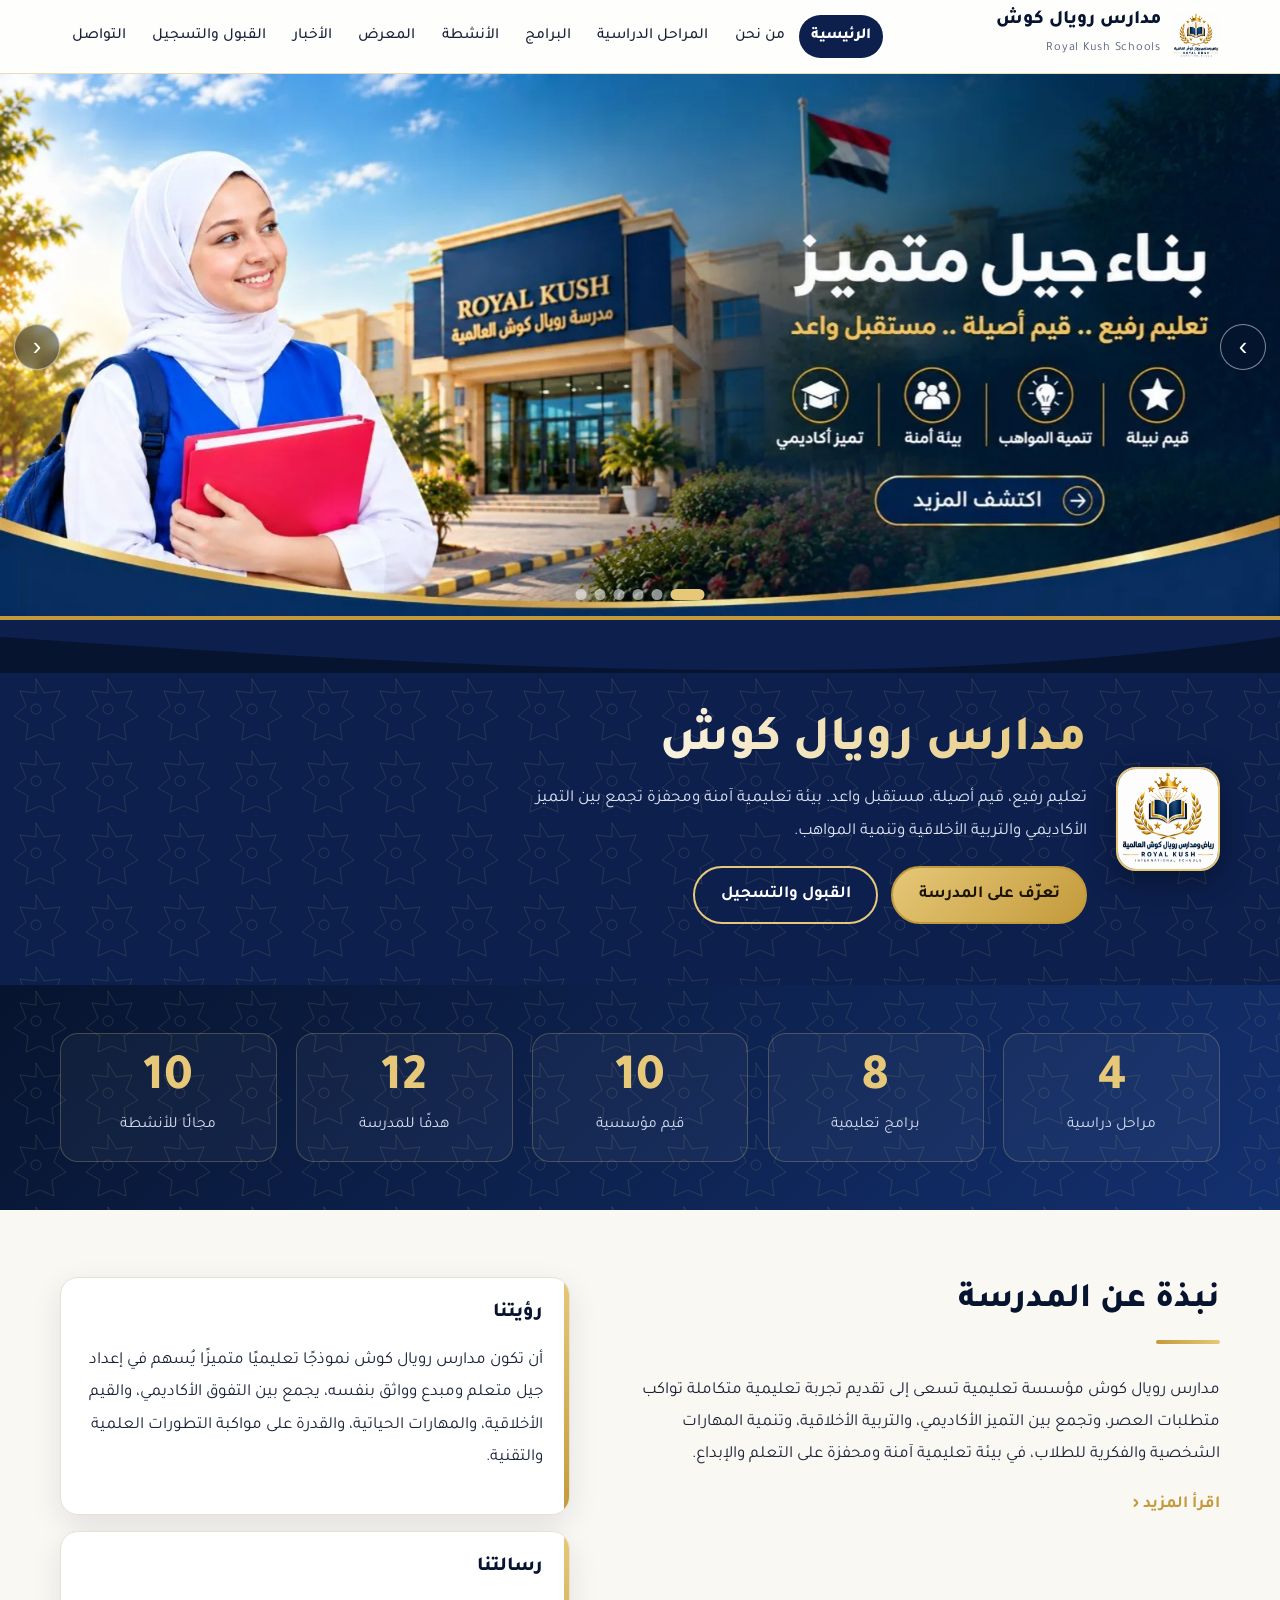
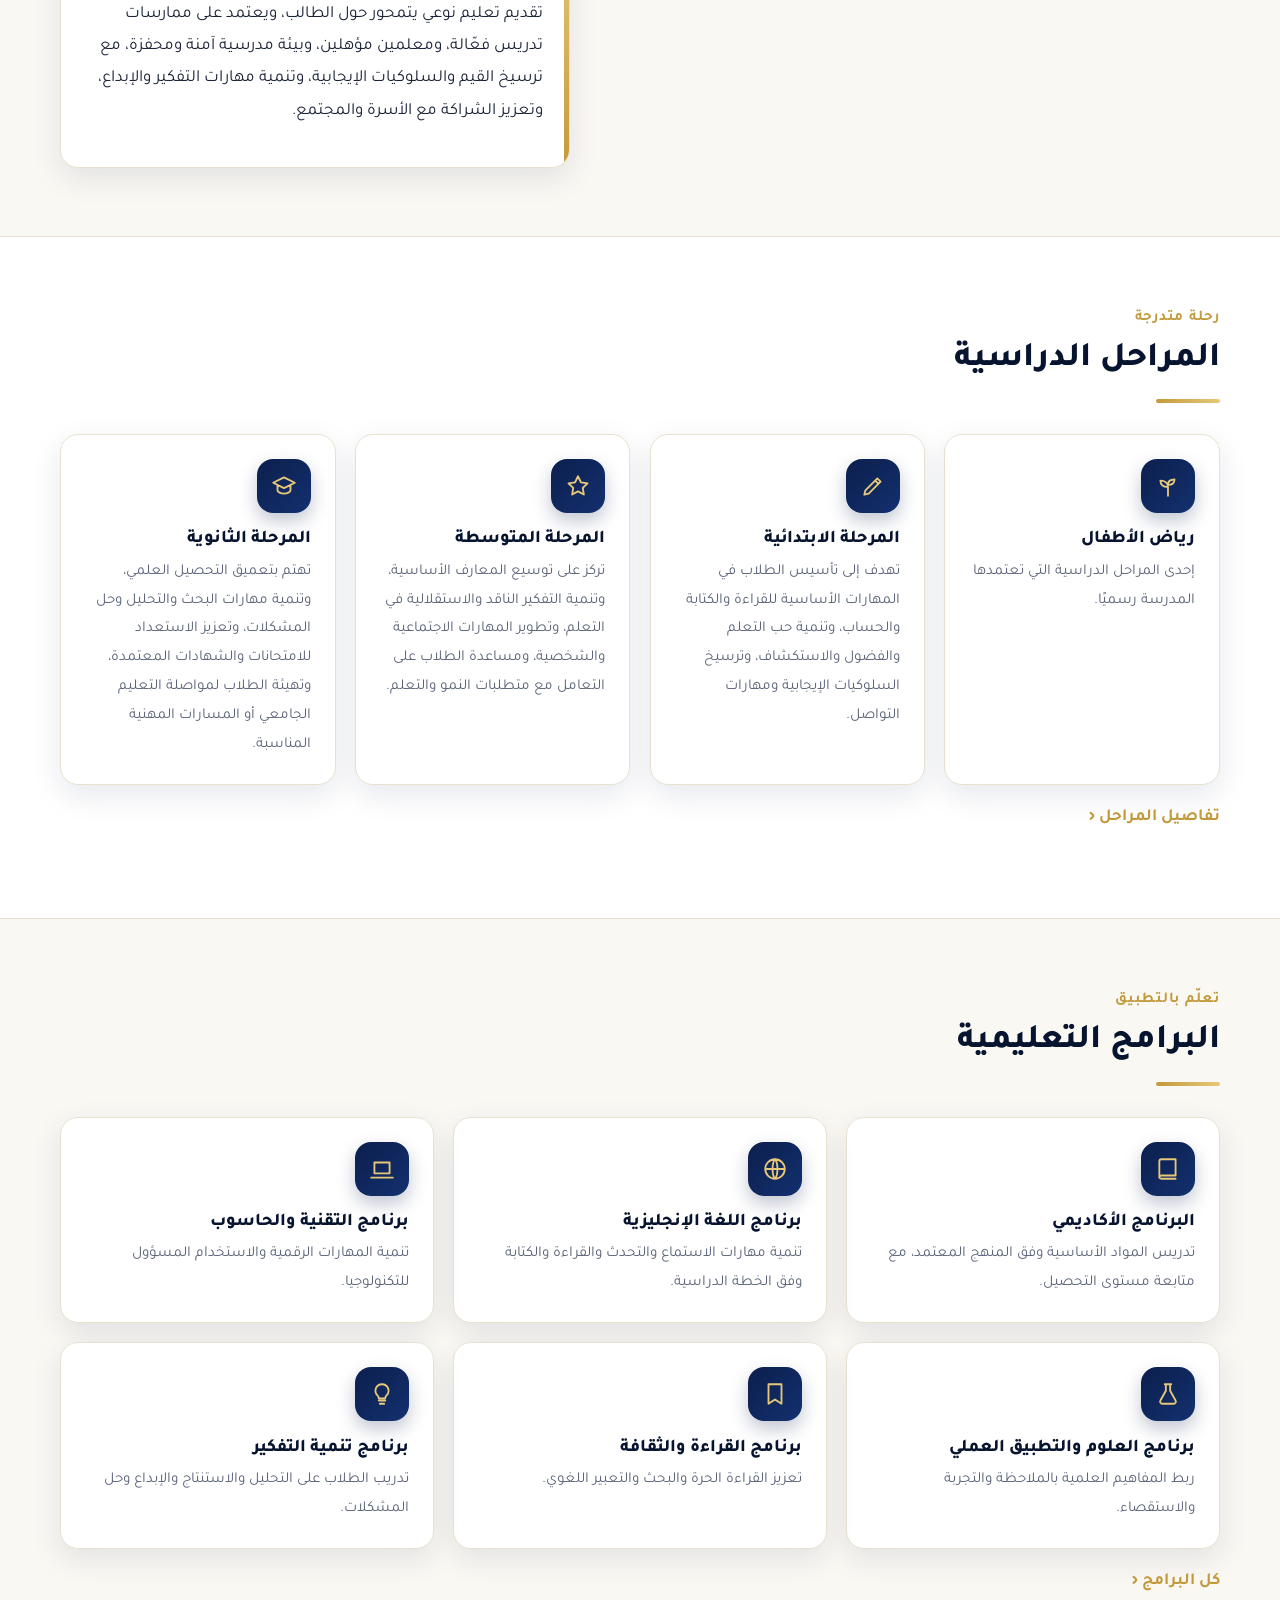
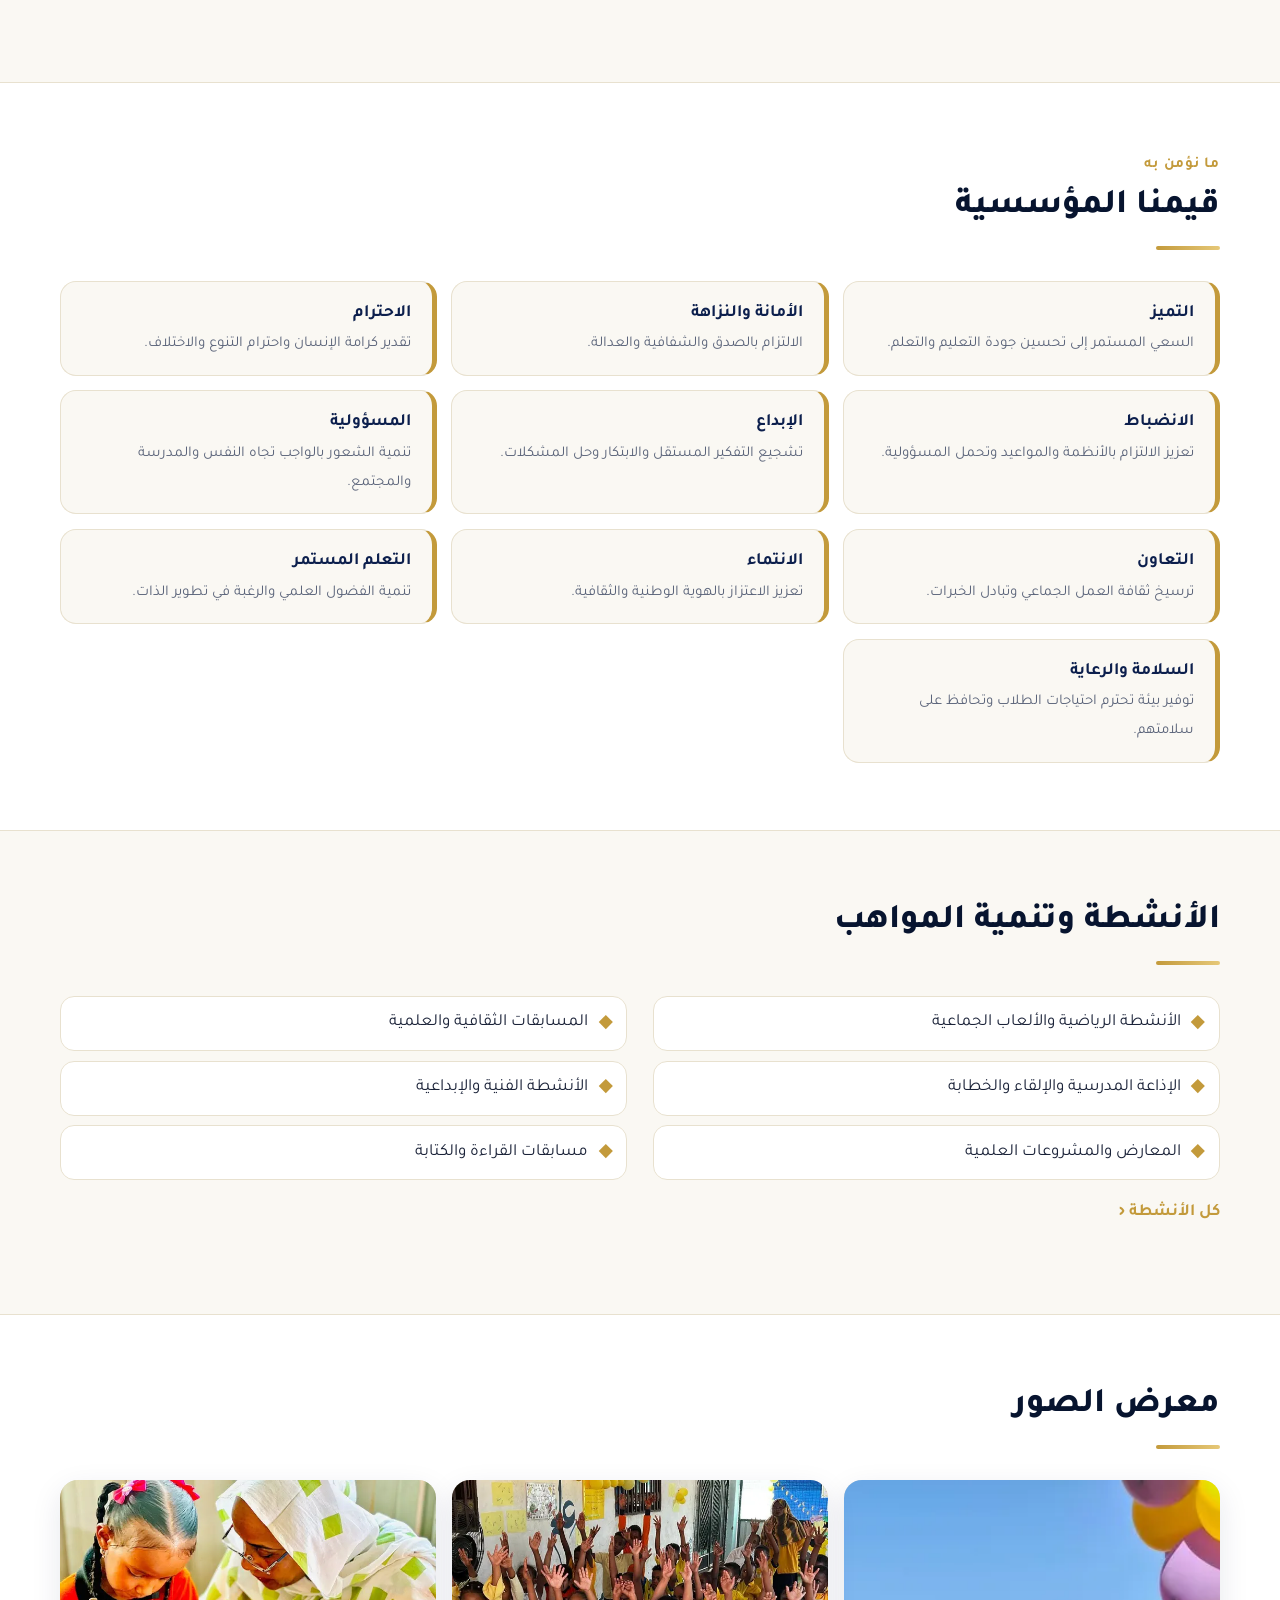
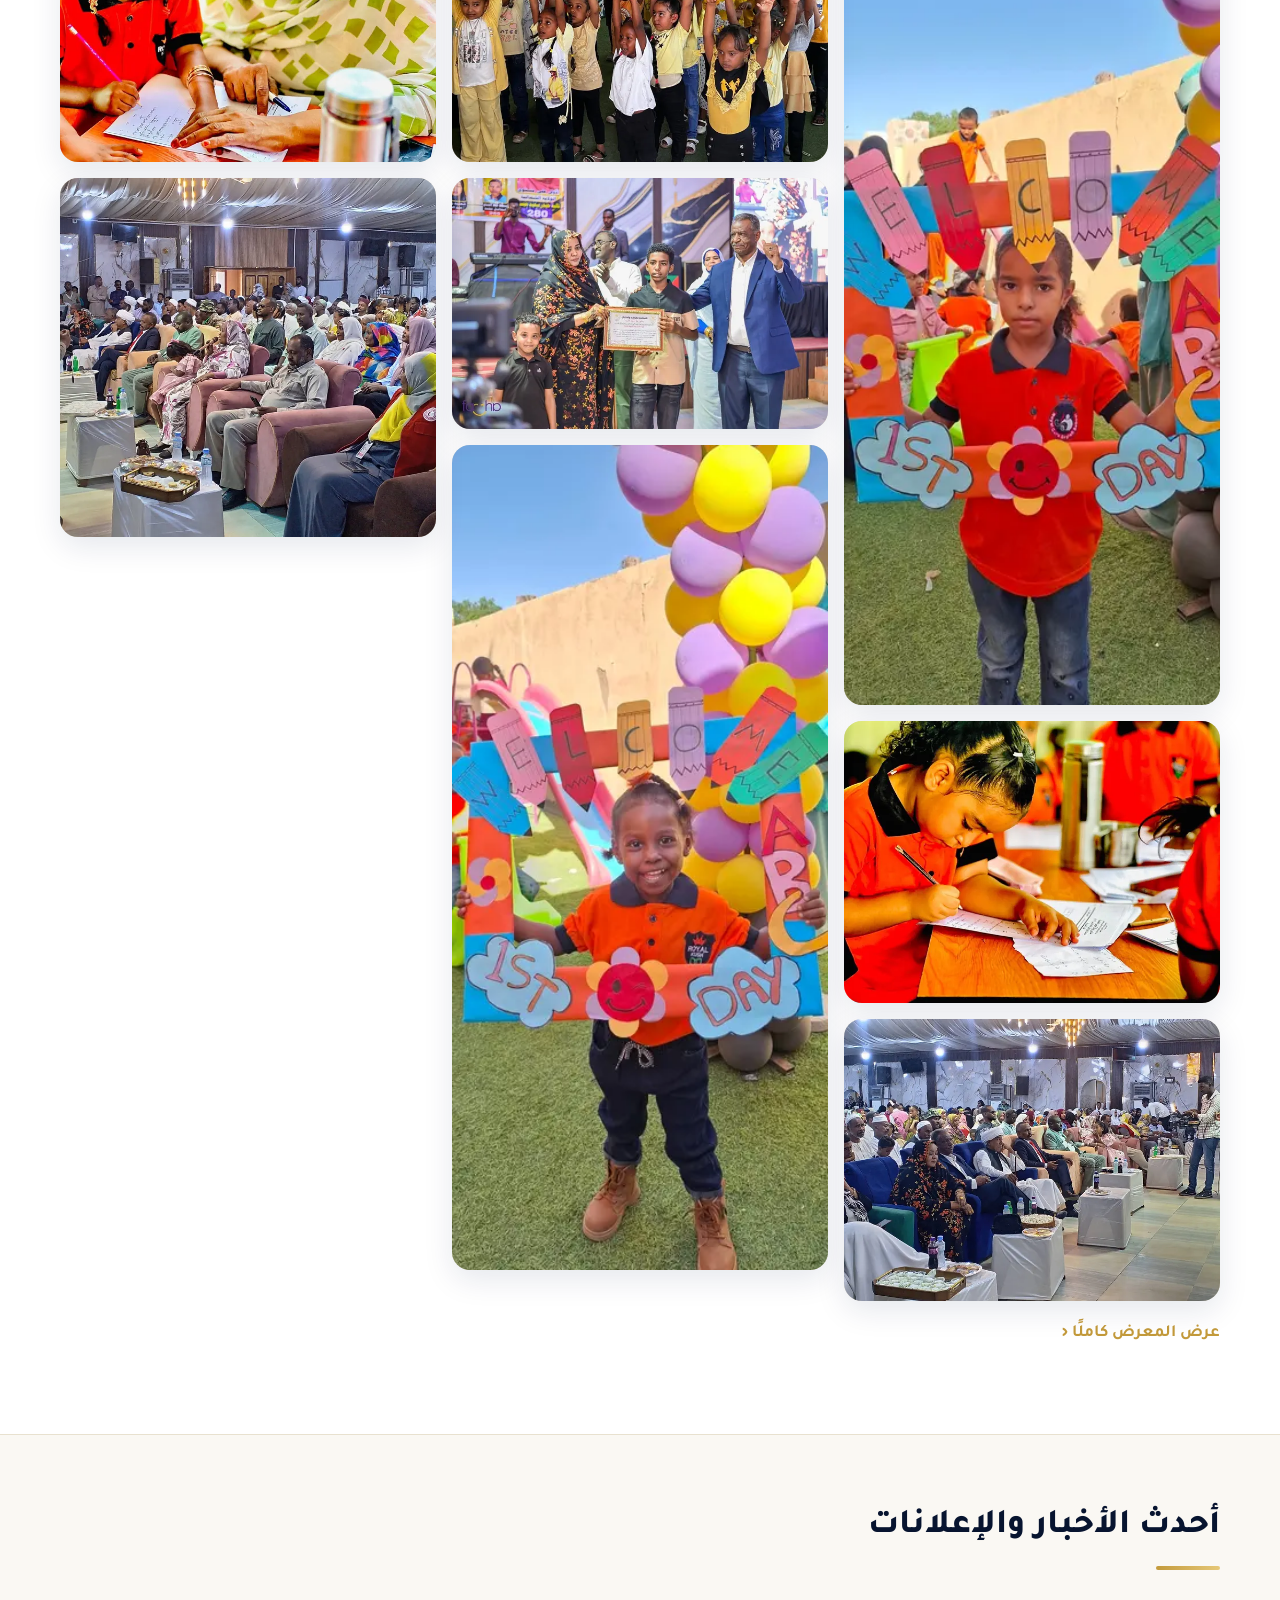
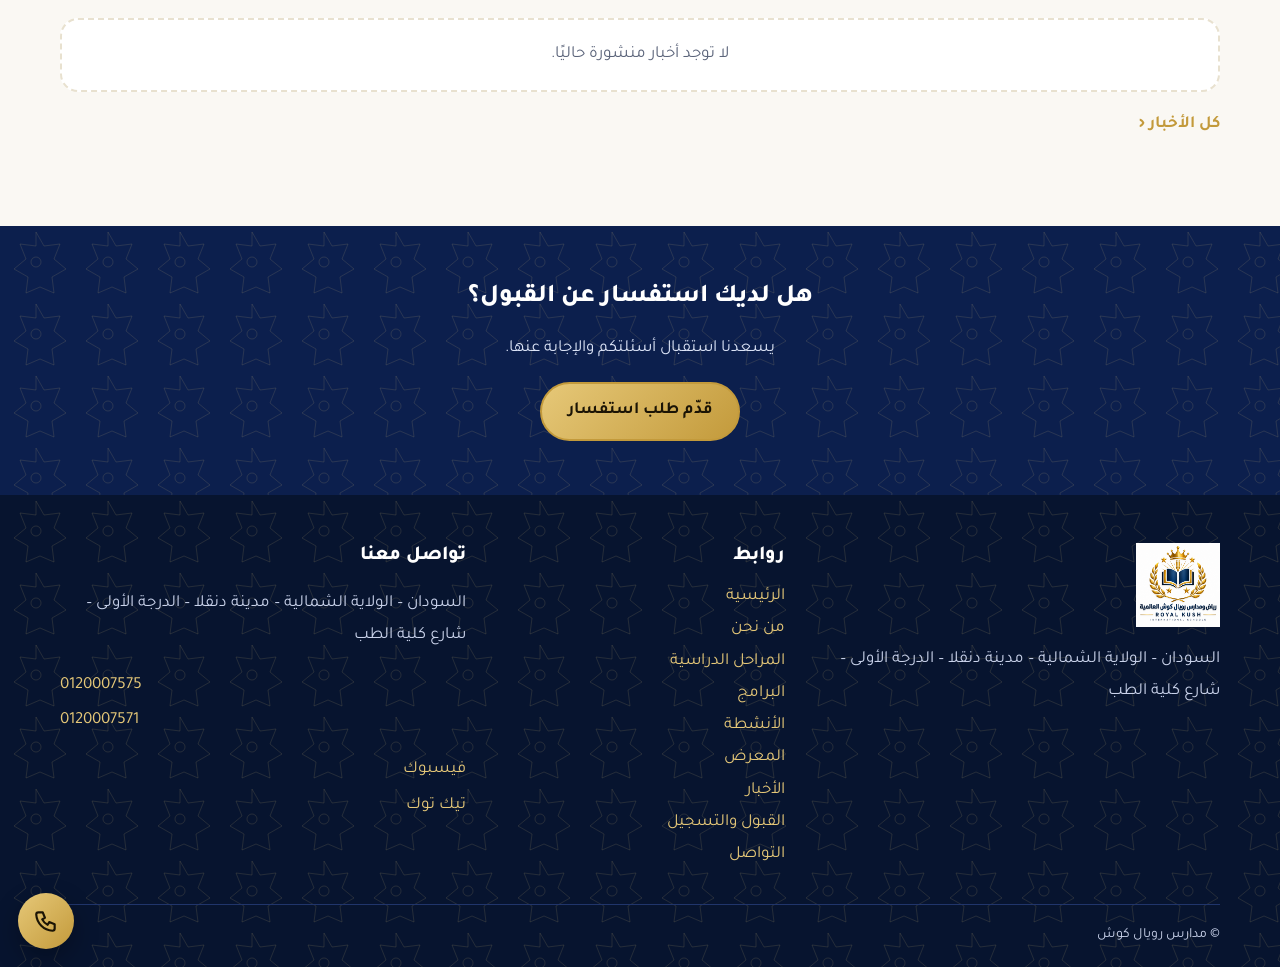
<file: index.html>
<!doctype html><html lang="ar" dir="rtl"><head><meta charset="utf-8"><meta name="viewport" content="width=device-width,initial-scale=1">
<title>مدارس رويال كوش | دنقلا – السودان</title><meta name="description" content="مدارس رويال كوش في دنقلا: رياض أطفال ومراحل ابتدائية ومتوسطة وثانوية، تجمع بين التميز الأكاديمي والتربية الأخلاقية وتنمية المواهب."><meta property="og:type" content="website"><meta property="og:locale" content="ar_AR"><meta property="og:title" content="مدارس رويال كوش | دنقلا – السودان"><meta property="og:description" content="مدارس رويال كوش في دنقلا: رياض أطفال ومراحل ابتدائية ومتوسطة وثانوية، تجمع بين التميز الأكاديمي والتربية الأخلاقية وتنمية المواهب."><meta property="og:image" content="img/og.jpg">
<link rel="icon" href="img/favicon.png"><link rel="preconnect" href="https://fonts.googleapis.com"><link rel="preconnect" href="https://fonts.gstatic.com" crossorigin><link href="https://fonts.googleapis.com/css2?family=Tajawal:wght@400;500;700;800&display=swap" rel="stylesheet"><link rel="stylesheet" href="css/style.css"><script>document.documentElement.classList.add("js")</script></head><body><div id="sp"></div>
<a class="skip" href="#main">تخطَّ إلى المحتوى</a>
<header class="top"><div class="wrap bar"><a class="brand" href="index.html"><img src="img/logo.png" alt="" width="48" height="48"><span><strong>مدارس رويال كوش</strong><small dir="ltr">Royal Kush Schools</small></span></a>
<button class="menu-btn" aria-expanded="false" aria-controls="nav" aria-label="القائمة"><span></span><span></span><span></span></button><nav id="nav" aria-label="التنقل الرئيسي"><ul><li><a href="index.html" aria-current="page">الرئيسية</a></li><li><a href="about.html">من نحن</a></li><li><a href="stages.html">المراحل الدراسية</a></li><li><a href="programs.html">البرامج</a></li><li><a href="activities.html">الأنشطة</a></li><li><a href="gallery.html">المعرض</a></li><li><a href="news.html">الأخبار</a></li><li><a href="admission.html">القبول والتسجيل</a></li><li><a href="contact.html">التواصل</a></li></ul></nav></div></header>
<main id="main"><section class="hero" aria-roledescription="carousel" aria-label="صور المدرسة"><div class="slide on" role="group" aria-roledescription="slide" aria-label="1"><img src="img/slides/s1.webp" width="1600" height="684" alt="طالبة مبتسمة تحمل كتبها أمام مبنى مدرسة رويال كوش" fetchpriority="high"></div><div class="slide" role="group" aria-roledescription="slide" aria-label="2"><img src="img/slides/s2.webp" width="1600" height="684" alt="أطفال وطالبة بالزي البرتقالي أمام مدرسة رويال كوش"></div><div class="slide" role="group" aria-roledescription="slide" aria-label="3"><img src="img/slides/s3.webp" width="1600" height="684" alt="طالبة تحمل كتبها أمام مبنى المدرسة وشعارها"></div><div class="slide" role="group" aria-roledescription="slide" aria-label="4"><img src="img/slides/s4.webp" width="1600" height="895" alt="طالبة تحمل كتبها أمام مبنى مدرسة رويال كوش العالمية"></div><div class="slide" role="group" aria-roledescription="slide" aria-label="5"><img src="img/slides/s5.webp" width="1600" height="684" alt="ثلاثة طلاب بالزي الأخضر أمام مدرسة رويال كوش"></div><div class="slide" role="group" aria-roledescription="slide" aria-label="6"><img src="img/slides/s6.webp" width="1600" height="684" alt="أطفال بالزي البرتقالي أمام مدرسة رويال كوش"></div></section><svg class="wave" viewBox="0 0 1440 60" preserveAspectRatio="none" aria-hidden="true"><path d="M0 0h1440v20C1100 70 700 70 0 20z"/></svg><section class="band"><div class="wrap"><img src="img/logo.png" alt="" width="104" height="104"><div><h1>مدارس رويال كوش</h1><p>تعليم رفيع، قيم أصيلة، مستقبل واعد. بيئة تعليمية آمنة ومحفزة تجمع بين التميز الأكاديمي والتربية الأخلاقية وتنمية المواهب.</p><p class="cta"><a class="btn gold" href="about.html">تعرّف على المدرسة</a><a class="btn ghost" href="admission.html">القبول والتسجيل</a></p></div></div></section><section class="stats" aria-label="المدرسة بالأرقام"><div class="wrap"><div class="sgrid" id="sgrid"><div class="stat"><b data-count="4">4</b><span>مراحل دراسية</span></div><div class="stat"><b data-count="8">8</b><span>برامج تعليمية</span></div><div class="stat"><b data-count="10">10</b><span>قيم مؤسسية</span></div><div class="stat"><b data-count="12">12</b><span>هدفًا للمدرسة</span></div><div class="stat"><b data-count="10">10</b><span>مجالًا للأنشطة</span></div></div></div></section><section class="sec"><div class="wrap two"><div><h2>نبذة عن المدرسة</h2><p>مدارس رويال كوش مؤسسة تعليمية تسعى إلى تقديم تجربة تعليمية متكاملة تواكب متطلبات العصر، وتجمع بين التميز الأكاديمي، والتربية الأخلاقية، وتنمية المهارات الشخصية والفكرية للطلاب، في بيئة تعليمية آمنة ومحفزة على التعلم والإبداع.</p><p><a class="more" href="about.html">اقرأ المزيد</a></p></div><div class="vm"><div><h3>رؤيتنا</h3><p>أن تكون مدارس رويال كوش نموذجًا تعليميًا متميزًا يُسهم في إعداد جيل متعلم ومبدع وواثق بنفسه، يجمع بين التفوق الأكاديمي، والقيم الأخلاقية، والمهارات الحياتية، والقدرة على مواكبة التطورات العلمية والتقنية.</p></div><div><h3>رسالتنا</h3><p>تقديم تعليم نوعي يتمحور حول الطالب، ويعتمد على ممارسات تدريس فعّالة، ومعلمين مؤهلين، وبيئة مدرسية آمنة ومحفزة، مع ترسيخ القيم والسلوكيات الإيجابية، وتنمية مهارات التفكير والإبداع، وتعزيز الشراكة مع الأسرة والمجتمع.</p></div></div></div></section><section class="sec alt"><div class="wrap"><span class="eyebrow">رحلة متدرجة</span><h2>المراحل الدراسية</h2><div class="stages"><article><span class="ico"><svg viewBox="0 0 24 24" aria-hidden="true"><path d="M12 21v-8M12 13c0-4-3-6-7-6 0 4 3 6 7 6zM12 11c0-3 2-5 6-5 0 3-2 5-6 5z"/></svg></span><h3>رياض الأطفال</h3><p>إحدى المراحل الدراسية التي تعتمدها المدرسة رسميًا.</p></article><article><span class="ico"><svg viewBox="0 0 24 24" aria-hidden="true"><path d="M4 20l1-4L16 5l3 3L8 19zM14 7l3 3"/></svg></span><h3>المرحلة الابتدائية</h3><p>تهدف إلى تأسيس الطلاب في المهارات الأساسية للقراءة والكتابة والحساب، وتنمية حب التعلم والفضول والاستكشاف، وترسيخ السلوكيات الإيجابية ومهارات التواصل.</p></article><article><span class="ico"><svg viewBox="0 0 24 24" aria-hidden="true"><path d="M12 3l2.7 5.6 6.1.9-4.4 4.3 1 6.1L12 17l-5.4 2.9 1-6.1L3.2 9.5l6.1-.9z"/></svg></span><h3>المرحلة المتوسطة</h3><p>تركز على توسيع المعارف الأساسية، وتنمية التفكير الناقد والاستقلالية في التعلم، وتطوير المهارات الاجتماعية والشخصية، ومساعدة الطلاب على التعامل مع متطلبات النمو والتعلم.</p></article><article><span class="ico"><svg viewBox="0 0 24 24" aria-hidden="true"><path d="M2 9l10-5 10 5-10 5zM6 11v5c0 1.5 3 3 6 3s6-1.5 6-3v-5"/></svg></span><h3>المرحلة الثانوية</h3><p>تهتم بتعميق التحصيل العلمي، وتنمية مهارات البحث والتحليل وحل المشكلات، وتعزيز الاستعداد للامتحانات والشهادات المعتمدة، وتهيئة الطلاب لمواصلة التعليم الجامعي أو المسارات المهنية المناسبة.</p></article></div><p><a class="more" href="stages.html">تفاصيل المراحل</a></p></div></section><section class="sec "><div class="wrap"><span class="eyebrow">تعلّم بالتطبيق</span><h2>البرامج التعليمية</h2><div class="pgrid"><article class="pcard"><span class="ico"><svg viewBox="0 0 24 24" aria-hidden="true"><path d="M4 19.5V5a2 2 0 0 1 2-2h13v15H6a2 2 0 0 0-2 2zm0 0A2 2 0 0 0 6 21h13"/></svg></span><h3>البرنامج الأكاديمي</h3><p>تدريس المواد الأساسية وفق المنهج المعتمد، مع متابعة مستوى التحصيل.</p></article><article class="pcard"><span class="ico"><svg viewBox="0 0 24 24" aria-hidden="true"><path d="M3 12a9 9 0 1 0 18 0 9 9 0 0 0-18 0zM3 12h18M12 3c3 3.5 3 14.5 0 18M12 3c-3 3.5-3 14.5 0 18"/></svg></span><h3>برنامج اللغة الإنجليزية</h3><p>تنمية مهارات الاستماع والتحدث والقراءة والكتابة وفق الخطة الدراسية.</p></article><article class="pcard"><span class="ico"><svg viewBox="0 0 24 24" aria-hidden="true"><path d="M5 6h14v10H5zM2 20h20"/></svg></span><h3>برنامج التقنية والحاسوب</h3><p>تنمية المهارات الرقمية والاستخدام المسؤول للتكنولوجيا.</p></article><article class="pcard"><span class="ico"><svg viewBox="0 0 24 24" aria-hidden="true"><path d="M9 3h6M10 3v6l-5 9a2 2 0 0 0 2 3h10a2 2 0 0 0 2-3l-5-9V3"/></svg></span><h3>برنامج العلوم والتطبيق العملي</h3><p>ربط المفاهيم العلمية بالملاحظة والتجربة والاستقصاء.</p></article><article class="pcard"><span class="ico"><svg viewBox="0 0 24 24" aria-hidden="true"><path d="M6 3h12v18l-6-4-6 4z"/></svg></span><h3>برنامج القراءة والثقافة</h3><p>تعزيز القراءة الحرة والبحث والتعبير اللغوي.</p></article><article class="pcard"><span class="ico"><svg viewBox="0 0 24 24" aria-hidden="true"><path d="M9 18h6M10 21h4M12 3a6 6 0 0 0-4 10.5c.7.7 1 1.5 1 2.5h6c0-1 .3-1.8 1-2.5A6 6 0 0 0 12 3z"/></svg></span><h3>برنامج تنمية التفكير</h3><p>تدريب الطلاب على التحليل والاستنتاج والإبداع وحل المشكلات.</p></article></div><p><a class="more" href="programs.html">كل البرامج</a></p></div></section><section class="sec alt"><div class="wrap"><span class="eyebrow">ما نؤمن به</span><h2>قيمنا المؤسسية</h2><ul class="values"><li><strong>التميز</strong><span>السعي المستمر إلى تحسين جودة التعليم والتعلم.</span></li><li><strong>الأمانة والنزاهة</strong><span>الالتزام بالصدق والشفافية والعدالة.</span></li><li><strong>الاحترام</strong><span>تقدير كرامة الإنسان واحترام التنوع والاختلاف.</span></li><li><strong>الانضباط</strong><span>تعزيز الالتزام بالأنظمة والمواعيد وتحمل المسؤولية.</span></li><li><strong>الإبداع</strong><span>تشجيع التفكير المستقل والابتكار وحل المشكلات.</span></li><li><strong>المسؤولية</strong><span>تنمية الشعور بالواجب تجاه النفس والمدرسة والمجتمع.</span></li><li><strong>التعاون</strong><span>ترسيخ ثقافة العمل الجماعي وتبادل الخبرات.</span></li><li><strong>الانتماء</strong><span>تعزيز الاعتزاز بالهوية الوطنية والثقافية.</span></li><li><strong>التعلم المستمر</strong><span>تنمية الفضول العلمي والرغبة في تطوير الذات.</span></li><li><strong>السلامة والرعاية</strong><span>توفير بيئة تحترم احتياجات الطلاب وتحافظ على سلامتهم.</span></li></ul></div></section><section class="sec "><div class="wrap"><h2>الأنشطة وتنمية المواهب</h2><ul class="ticks"><li>الأنشطة الرياضية والألعاب الجماعية</li><li>المسابقات الثقافية والعلمية</li><li>الإذاعة المدرسية والإلقاء والخطابة</li><li>الأنشطة الفنية والإبداعية</li><li>المعارض والمشروعات العلمية</li><li>مسابقات القراءة والكتابة</li></ul><p><a class="more" href="activities.html">كل الأنشطة</a></p></div></section><section class="sec alt" id="home-gallery" hidden><div class="wrap"><h2>معرض الصور</h2><div class="grid" id="home-gallery-grid"></div><p><a class="more" href="gallery.html">عرض المعرض كاملًا</a></p></div></section><section class="sec "><div class="wrap"><h2>أحدث الأخبار والإعلانات</h2><div class="cards" id="home-news"></div><p class="empty" id="home-news-empty">لا توجد أخبار منشورة حاليًا.</p><p><a class="more" href="news.html">كل الأخبار</a></p></div></section><section class="cta-band"><div class="wrap"><h2>هل لديك استفسار عن القبول؟</h2><p>يسعدنا استقبال أسئلتكم والإجابة عنها.</p><a class="btn gold" href="admission.html">قدّم طلب استفسار</a></div></section></main>
<footer class="foot"><div class="wrap cols"><div><img src="img/logo.png" alt="شعار مدارس رويال كوش" width="84" height="84" loading="lazy"><p>السودان – الولاية الشمالية – مدينة دنقلا – الدرجة الأولى – شارع كلية الطب</p></div><div><h3>روابط</h3><ul class="plain"><li><a href="index.html">الرئيسية</a></li><li><a href="about.html">من نحن</a></li><li><a href="stages.html">المراحل الدراسية</a></li><li><a href="programs.html">البرامج</a></li><li><a href="activities.html">الأنشطة</a></li><li><a href="gallery.html">المعرض</a></li><li><a href="news.html">الأخبار</a></li><li><a href="admission.html">القبول والتسجيل</a></li><li><a href="contact.html">التواصل</a></li></ul></div>
<div><h3>تواصل معنا</h3><p>السودان – الولاية الشمالية – مدينة دنقلا – الدرجة الأولى – شارع كلية الطب</p><p class="stack"><a href="tel:0120007575" dir="ltr">0120007575</a><a href="tel:0120007571" dir="ltr">0120007571</a></p><p class="stack"><a href="https://www.facebook.com/royalkushschools" target="_blank" rel="noopener">فيسبوك</a><a href="https://www.tiktok.com/@royal.Kush.25" target="_blank" rel="noopener">تيك توك</a></p></div></div>
<div class="wrap copy">© مدارس رويال كوش</div></footer>
<a class="fab" href="tel:0120007575" aria-label="اتصل بالمدرسة"><svg viewBox="0 0 24 24" aria-hidden="true"><path d="M5 4h4l2 5-2.5 1.5a11 11 0 0 0 5 5L15 13l5 2v4a2 2 0 0 1-2 2A16 16 0 0 1 3 6a2 2 0 0 1 2-2z"/></svg></a><script src="js/config.js"></script><script src="js/data.js"></script><script src="js/main.js"></script><script src="js/fx.js"></script></body></html>
</file>
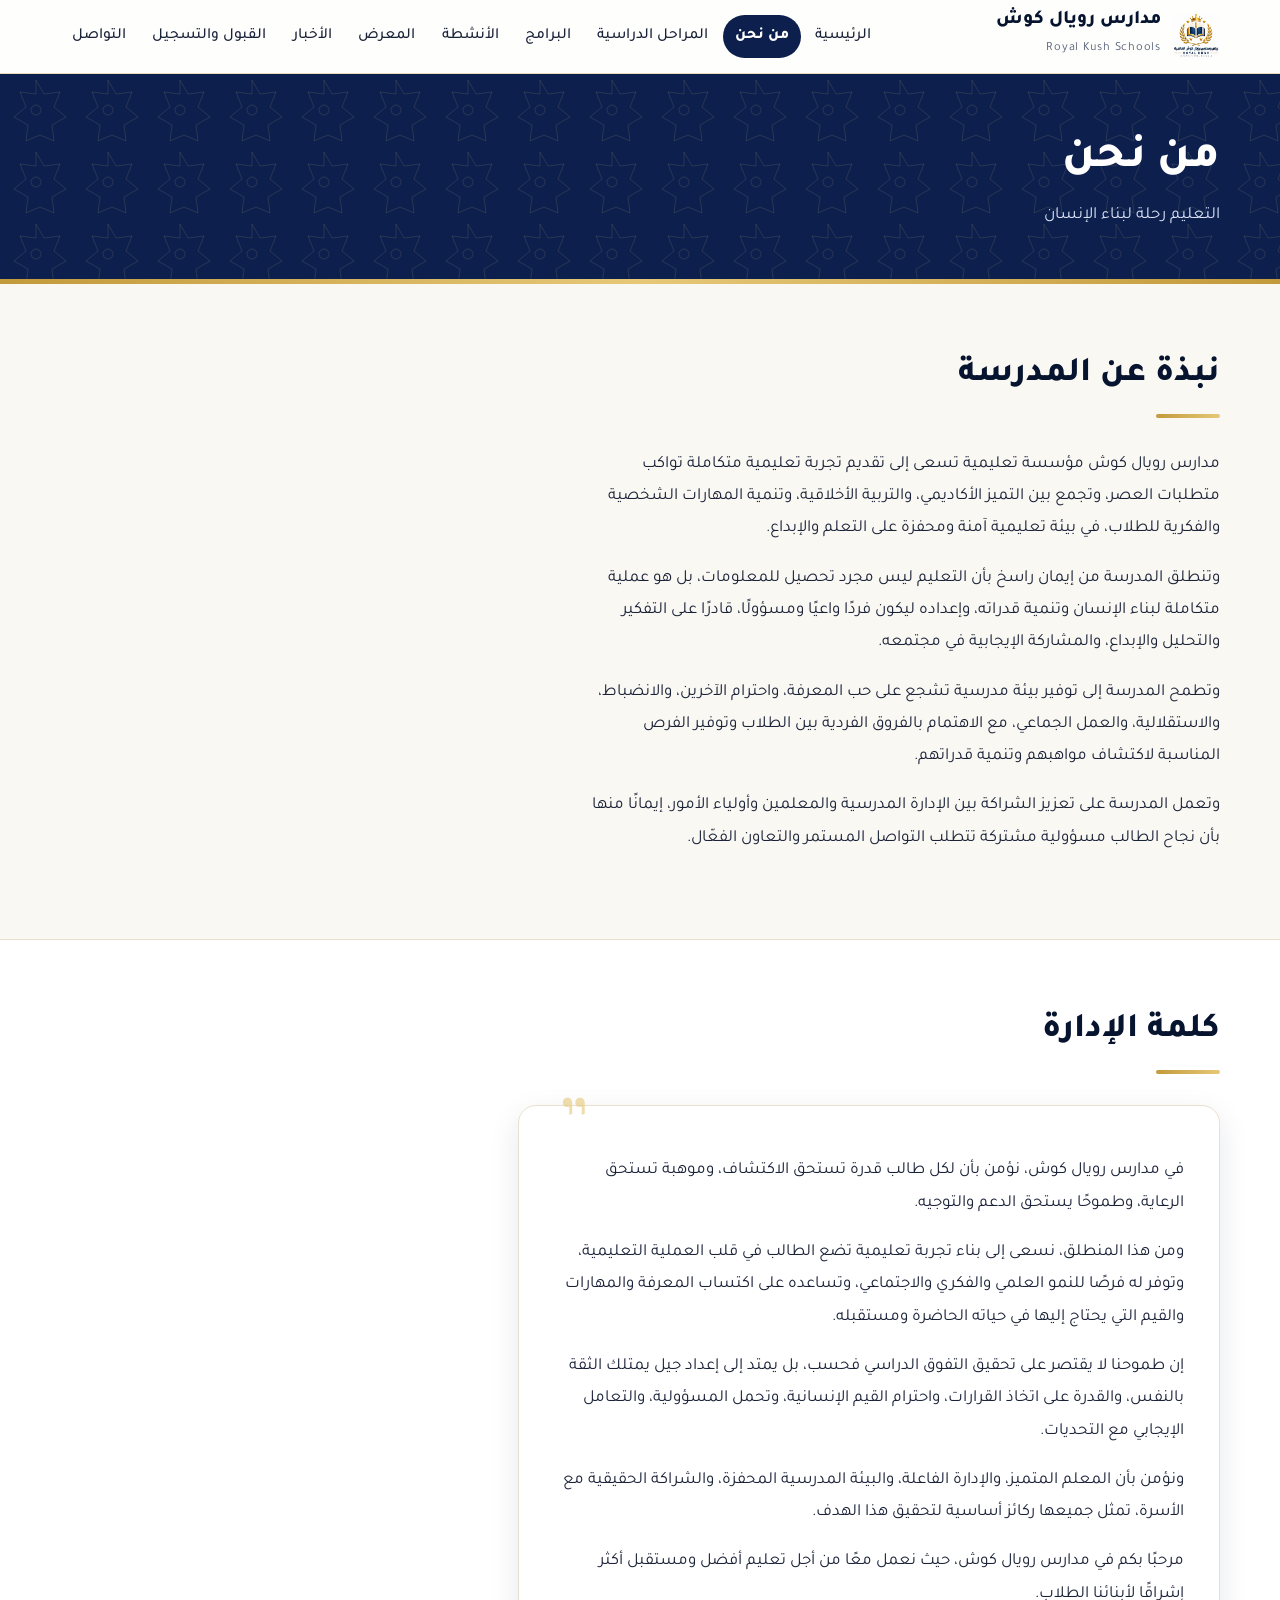
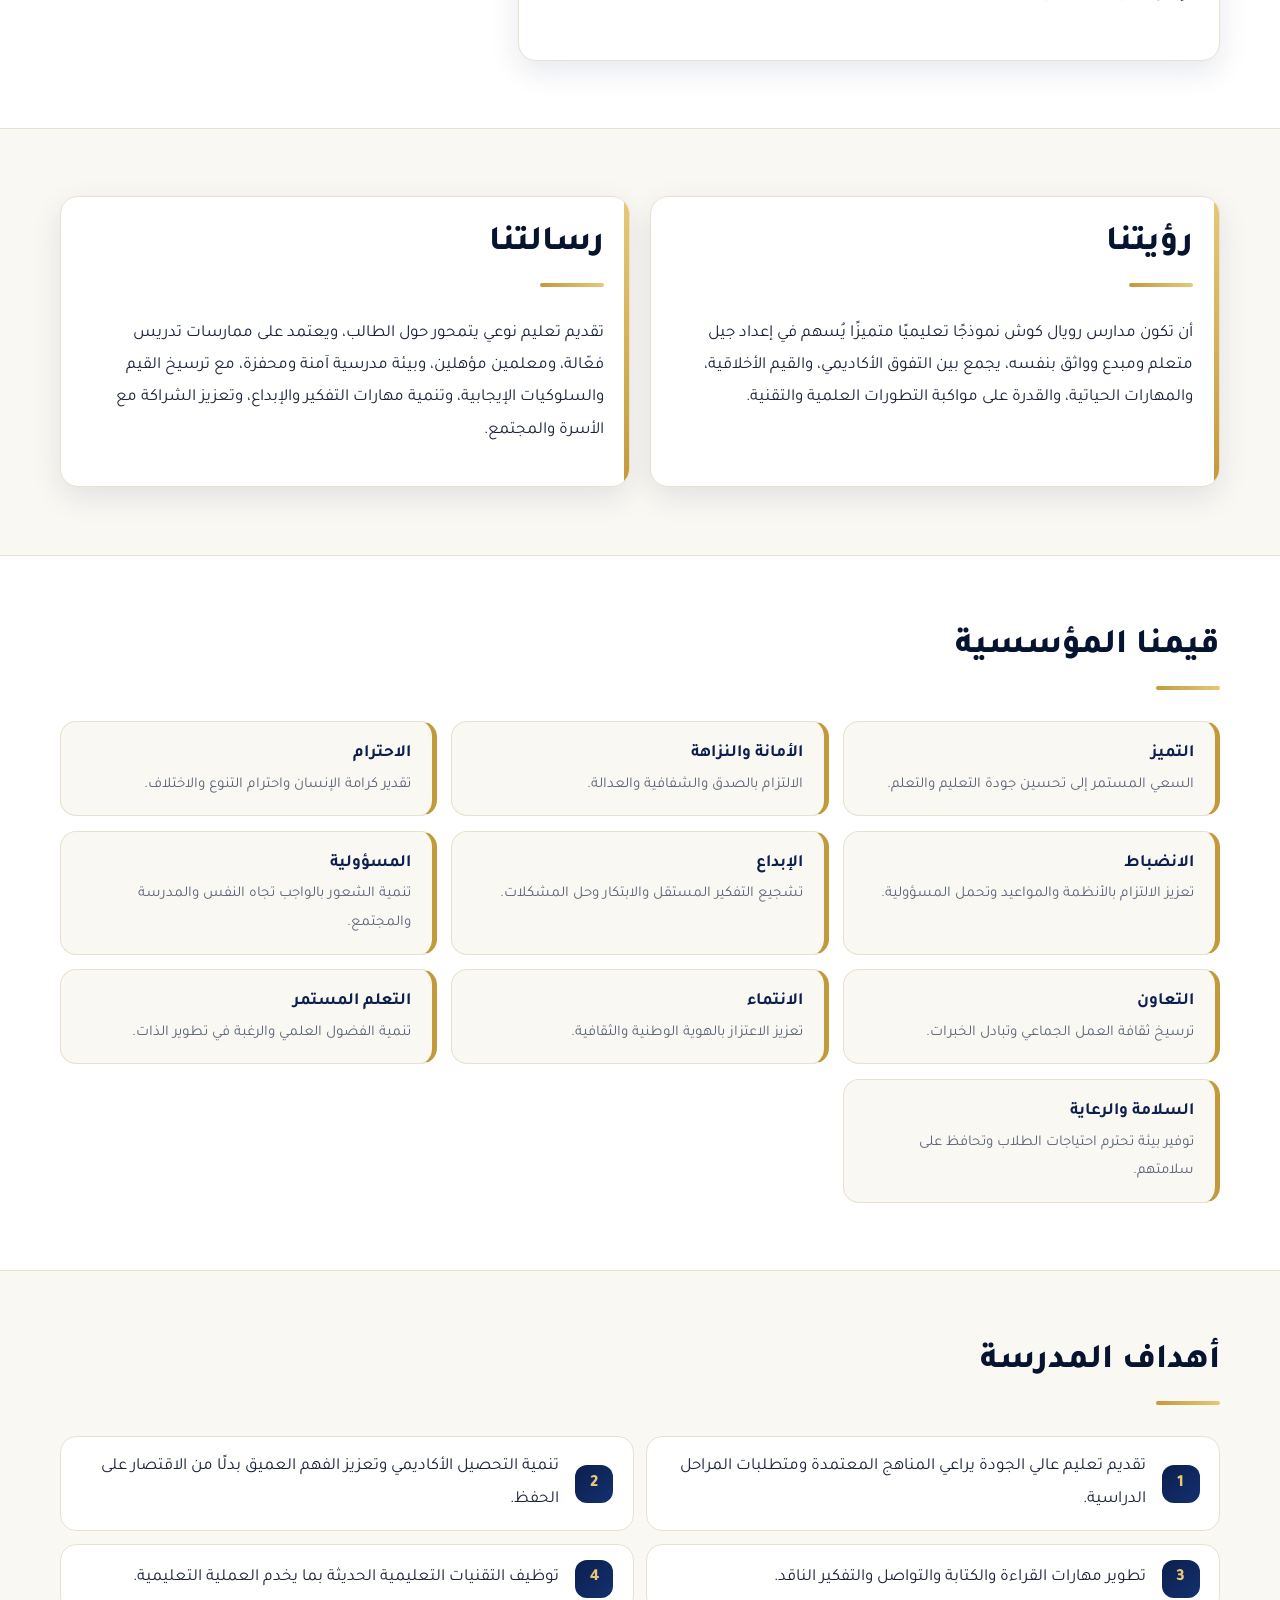
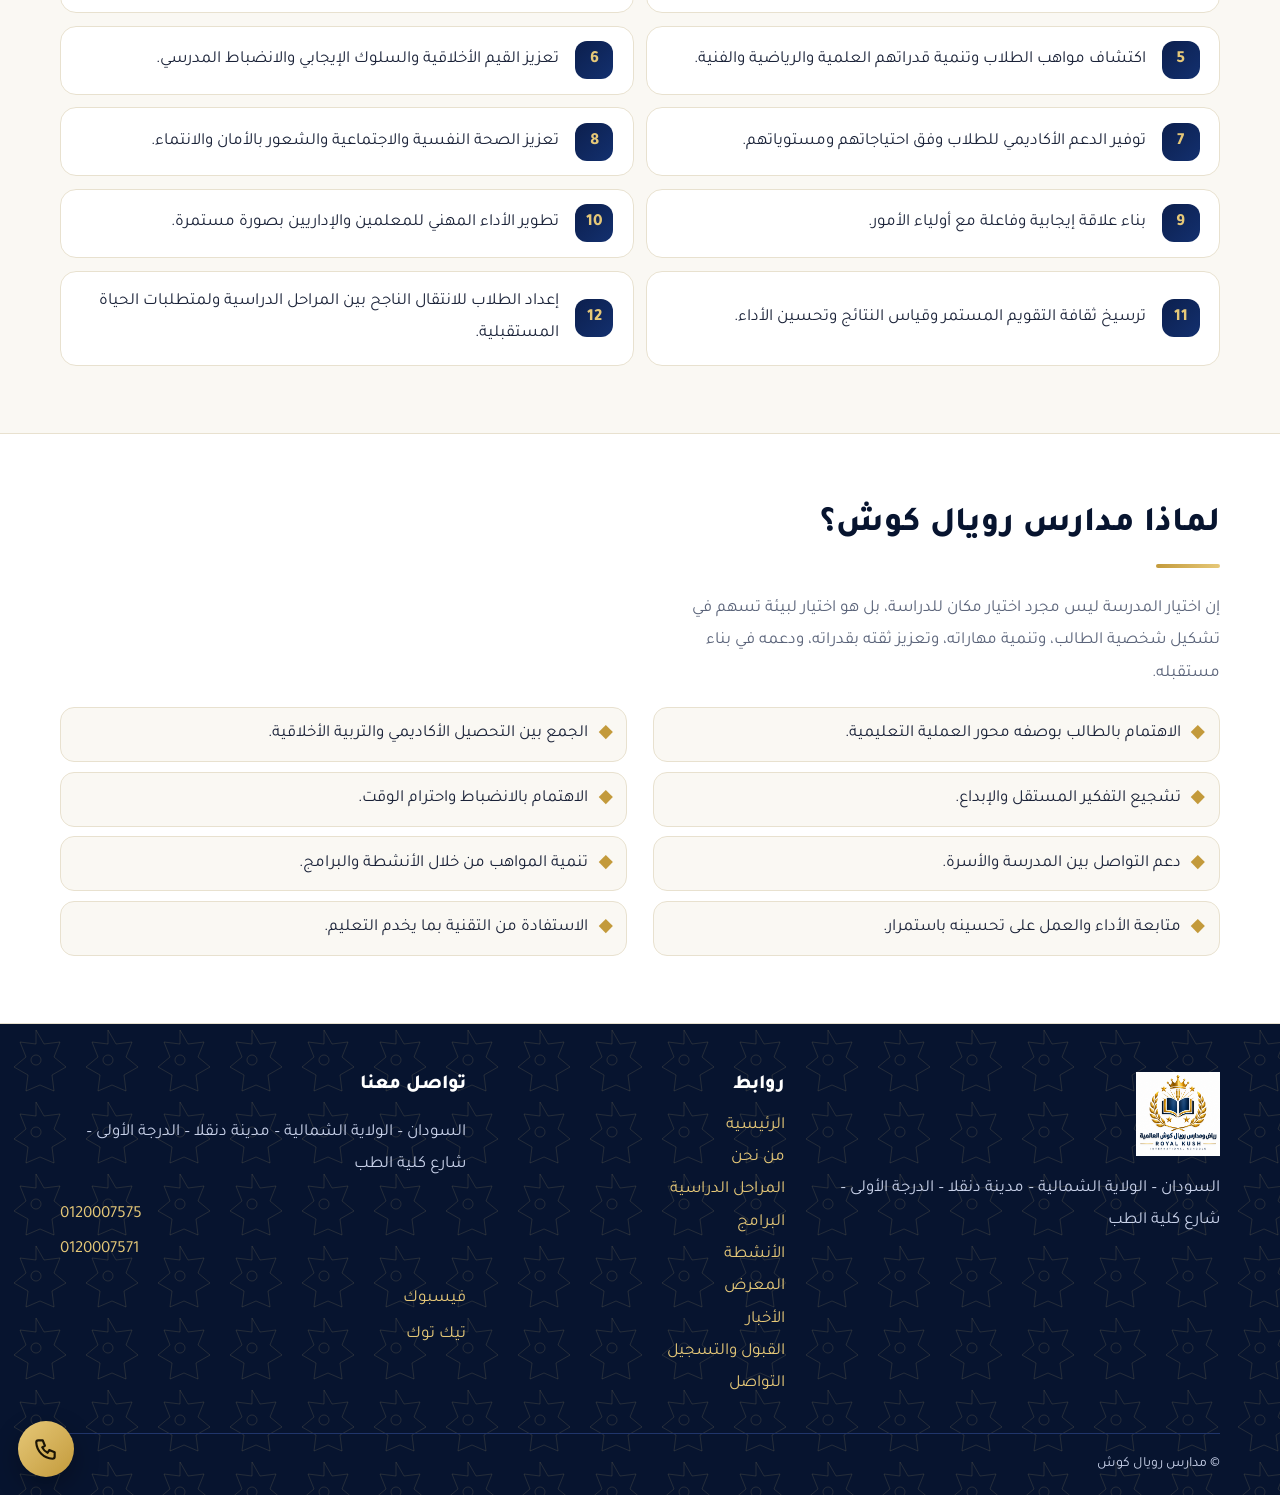
<file: about.html>
<!doctype html><html lang="ar" dir="rtl"><head><meta charset="utf-8"><meta name="viewport" content="width=device-width,initial-scale=1">
<title>من نحن | مدارس رويال كوش</title><meta name="description" content="نبذة عن مدارس رويال كوش وكلمة الإدارة والرؤية والرسالة والقيم والأهداف."><meta property="og:type" content="website"><meta property="og:locale" content="ar_AR"><meta property="og:title" content="من نحن | مدارس رويال كوش"><meta property="og:description" content="نبذة عن مدارس رويال كوش وكلمة الإدارة والرؤية والرسالة والقيم والأهداف."><meta property="og:image" content="img/og.jpg">
<link rel="icon" href="img/favicon.png"><link rel="preconnect" href="https://fonts.googleapis.com"><link rel="preconnect" href="https://fonts.gstatic.com" crossorigin><link href="https://fonts.googleapis.com/css2?family=Tajawal:wght@400;500;700;800&display=swap" rel="stylesheet"><link rel="stylesheet" href="css/style.css"><script>document.documentElement.classList.add("js")</script></head><body><div id="sp"></div>
<a class="skip" href="#main">تخطَّ إلى المحتوى</a>
<header class="top"><div class="wrap bar"><a class="brand" href="index.html"><img src="img/logo.png" alt="" width="48" height="48"><span><strong>مدارس رويال كوش</strong><small dir="ltr">Royal Kush Schools</small></span></a>
<button class="menu-btn" aria-expanded="false" aria-controls="nav" aria-label="القائمة"><span></span><span></span><span></span></button><nav id="nav" aria-label="التنقل الرئيسي"><ul><li><a href="index.html">الرئيسية</a></li><li><a href="about.html" aria-current="page">من نحن</a></li><li><a href="stages.html">المراحل الدراسية</a></li><li><a href="programs.html">البرامج</a></li><li><a href="activities.html">الأنشطة</a></li><li><a href="gallery.html">المعرض</a></li><li><a href="news.html">الأخبار</a></li><li><a href="admission.html">القبول والتسجيل</a></li><li><a href="contact.html">التواصل</a></li></ul></nav></div></header>
<main id="main"><section class="pagehead"><div class="wrap"><h1>من نحن</h1><p>التعليم رحلة لبناء الإنسان</p></div></section><section class="sec prose"><div class="wrap"><h2>نبذة عن المدرسة</h2><p>مدارس رويال كوش مؤسسة تعليمية تسعى إلى تقديم تجربة تعليمية متكاملة تواكب متطلبات العصر، وتجمع بين التميز الأكاديمي، والتربية الأخلاقية، وتنمية المهارات الشخصية والفكرية للطلاب، في بيئة تعليمية آمنة ومحفزة على التعلم والإبداع.</p><p>وتنطلق المدرسة من إيمان راسخ بأن التعليم ليس مجرد تحصيل للمعلومات، بل هو عملية متكاملة لبناء الإنسان وتنمية قدراته، وإعداده ليكون فردًا واعيًا ومسؤولًا، قادرًا على التفكير والتحليل والإبداع، والمشاركة الإيجابية في مجتمعه.</p><p>وتطمح المدرسة إلى توفير بيئة مدرسية تشجع على حب المعرفة، واحترام الآخرين، والانضباط، والاستقلالية، والعمل الجماعي، مع الاهتمام بالفروق الفردية بين الطلاب وتوفير الفرص المناسبة لاكتشاف مواهبهم وتنمية قدراتهم.</p><p>وتعمل المدرسة على تعزيز الشراكة بين الإدارة المدرسية والمعلمين وأولياء الأمور، إيمانًا منها بأن نجاح الطالب مسؤولية مشتركة تتطلب التواصل المستمر والتعاون الفعّال.</p></div></section><section class="sec alt prose"><div class="wrap"><h2>كلمة الإدارة</h2><div class="quote"><p>في مدارس رويال كوش، نؤمن بأن لكل طالب قدرة تستحق الاكتشاف، وموهبة تستحق الرعاية، وطموحًا يستحق الدعم والتوجيه.</p><p>ومن هذا المنطلق، نسعى إلى بناء تجربة تعليمية تضع الطالب في قلب العملية التعليمية، وتوفر له فرصًا للنمو العلمي والفكري والاجتماعي، وتساعده على اكتساب المعرفة والمهارات والقيم التي يحتاج إليها في حياته الحاضرة ومستقبله.</p><p>إن طموحنا لا يقتصر على تحقيق التفوق الدراسي فحسب، بل يمتد إلى إعداد جيل يمتلك الثقة بالنفس، والقدرة على اتخاذ القرارات، واحترام القيم الإنسانية، وتحمل المسؤولية، والتعامل الإيجابي مع التحديات.</p><p>ونؤمن بأن المعلم المتميز، والإدارة الفاعلة، والبيئة المدرسية المحفزة، والشراكة الحقيقية مع الأسرة، تمثل جميعها ركائز أساسية لتحقيق هذا الهدف.</p><p>مرحبًا بكم في مدارس رويال كوش، حيث نعمل معًا من أجل تعليم أفضل ومستقبل أكثر إشراقًا لأبنائنا الطلاب.</p></div></div></section><section class="sec"><div class="wrap vm2"><div><h2>رؤيتنا</h2><p>أن تكون مدارس رويال كوش نموذجًا تعليميًا متميزًا يُسهم في إعداد جيل متعلم ومبدع وواثق بنفسه، يجمع بين التفوق الأكاديمي، والقيم الأخلاقية، والمهارات الحياتية، والقدرة على مواكبة التطورات العلمية والتقنية.</p></div><div><h2>رسالتنا</h2><p>تقديم تعليم نوعي يتمحور حول الطالب، ويعتمد على ممارسات تدريس فعّالة، ومعلمين مؤهلين، وبيئة مدرسية آمنة ومحفزة، مع ترسيخ القيم والسلوكيات الإيجابية، وتنمية مهارات التفكير والإبداع، وتعزيز الشراكة مع الأسرة والمجتمع.</p></div></div></section><section class="sec alt"><div class="wrap"><h2>قيمنا المؤسسية</h2><ul class="values"><li><strong>التميز</strong><span>السعي المستمر إلى تحسين جودة التعليم والتعلم.</span></li><li><strong>الأمانة والنزاهة</strong><span>الالتزام بالصدق والشفافية والعدالة.</span></li><li><strong>الاحترام</strong><span>تقدير كرامة الإنسان واحترام التنوع والاختلاف.</span></li><li><strong>الانضباط</strong><span>تعزيز الالتزام بالأنظمة والمواعيد وتحمل المسؤولية.</span></li><li><strong>الإبداع</strong><span>تشجيع التفكير المستقل والابتكار وحل المشكلات.</span></li><li><strong>المسؤولية</strong><span>تنمية الشعور بالواجب تجاه النفس والمدرسة والمجتمع.</span></li><li><strong>التعاون</strong><span>ترسيخ ثقافة العمل الجماعي وتبادل الخبرات.</span></li><li><strong>الانتماء</strong><span>تعزيز الاعتزاز بالهوية الوطنية والثقافية.</span></li><li><strong>التعلم المستمر</strong><span>تنمية الفضول العلمي والرغبة في تطوير الذات.</span></li><li><strong>السلامة والرعاية</strong><span>توفير بيئة تحترم احتياجات الطلاب وتحافظ على سلامتهم.</span></li></ul></div></section><section class="sec "><div class="wrap"><h2>أهداف المدرسة</h2><ol class="goals"><li>تقديم تعليم عالي الجودة يراعي المناهج المعتمدة ومتطلبات المراحل الدراسية.</li><li>تنمية التحصيل الأكاديمي وتعزيز الفهم العميق بدلًا من الاقتصار على الحفظ.</li><li>تطوير مهارات القراءة والكتابة والتواصل والتفكير الناقد.</li><li>توظيف التقنيات التعليمية الحديثة بما يخدم العملية التعليمية.</li><li>اكتشاف مواهب الطلاب وتنمية قدراتهم العلمية والرياضية والفنية.</li><li>تعزيز القيم الأخلاقية والسلوك الإيجابي والانضباط المدرسي.</li><li>توفير الدعم الأكاديمي للطلاب وفق احتياجاتهم ومستوياتهم.</li><li>تعزيز الصحة النفسية والاجتماعية والشعور بالأمان والانتماء.</li><li>بناء علاقة إيجابية وفاعلة مع أولياء الأمور.</li><li>تطوير الأداء المهني للمعلمين والإداريين بصورة مستمرة.</li><li>ترسيخ ثقافة التقويم المستمر وقياس النتائج وتحسين الأداء.</li><li>إعداد الطلاب للانتقال الناجح بين المراحل الدراسية ولمتطلبات الحياة المستقبلية.</li></ol></div></section><section class="sec alt"><div class="wrap"><h2>لماذا مدارس رويال كوش؟</h2><p class="lead">إن اختيار المدرسة ليس مجرد اختيار مكان للدراسة، بل هو اختيار لبيئة تسهم في تشكيل شخصية الطالب، وتنمية مهاراته، وتعزيز ثقته بقدراته، ودعمه في بناء مستقبله.</p><ul class="ticks"><li>الاهتمام بالطالب بوصفه محور العملية التعليمية.</li><li>الجمع بين التحصيل الأكاديمي والتربية الأخلاقية.</li><li>تشجيع التفكير المستقل والإبداع.</li><li>الاهتمام بالانضباط واحترام الوقت.</li><li>دعم التواصل بين المدرسة والأسرة.</li><li>تنمية المواهب من خلال الأنشطة والبرامج.</li><li>متابعة الأداء والعمل على تحسينه باستمرار.</li><li>الاستفادة من التقنية بما يخدم التعليم.</li></ul></div></section></main>
<footer class="foot"><div class="wrap cols"><div><img src="img/logo.png" alt="شعار مدارس رويال كوش" width="84" height="84" loading="lazy"><p>السودان – الولاية الشمالية – مدينة دنقلا – الدرجة الأولى – شارع كلية الطب</p></div><div><h3>روابط</h3><ul class="plain"><li><a href="index.html">الرئيسية</a></li><li><a href="about.html">من نحن</a></li><li><a href="stages.html">المراحل الدراسية</a></li><li><a href="programs.html">البرامج</a></li><li><a href="activities.html">الأنشطة</a></li><li><a href="gallery.html">المعرض</a></li><li><a href="news.html">الأخبار</a></li><li><a href="admission.html">القبول والتسجيل</a></li><li><a href="contact.html">التواصل</a></li></ul></div>
<div><h3>تواصل معنا</h3><p>السودان – الولاية الشمالية – مدينة دنقلا – الدرجة الأولى – شارع كلية الطب</p><p class="stack"><a href="tel:0120007575" dir="ltr">0120007575</a><a href="tel:0120007571" dir="ltr">0120007571</a></p><p class="stack"><a href="https://www.facebook.com/royalkushschools" target="_blank" rel="noopener">فيسبوك</a><a href="https://www.tiktok.com/@royal.Kush.25" target="_blank" rel="noopener">تيك توك</a></p></div></div>
<div class="wrap copy">© مدارس رويال كوش</div></footer>
<a class="fab" href="tel:0120007575" aria-label="اتصل بالمدرسة"><svg viewBox="0 0 24 24" aria-hidden="true"><path d="M5 4h4l2 5-2.5 1.5a11 11 0 0 0 5 5L15 13l5 2v4a2 2 0 0 1-2 2A16 16 0 0 1 3 6a2 2 0 0 1 2-2z"/></svg></a><script src="js/config.js"></script><script src="js/data.js"></script><script src="js/main.js"></script><script src="js/fx.js"></script></body></html>
</file>
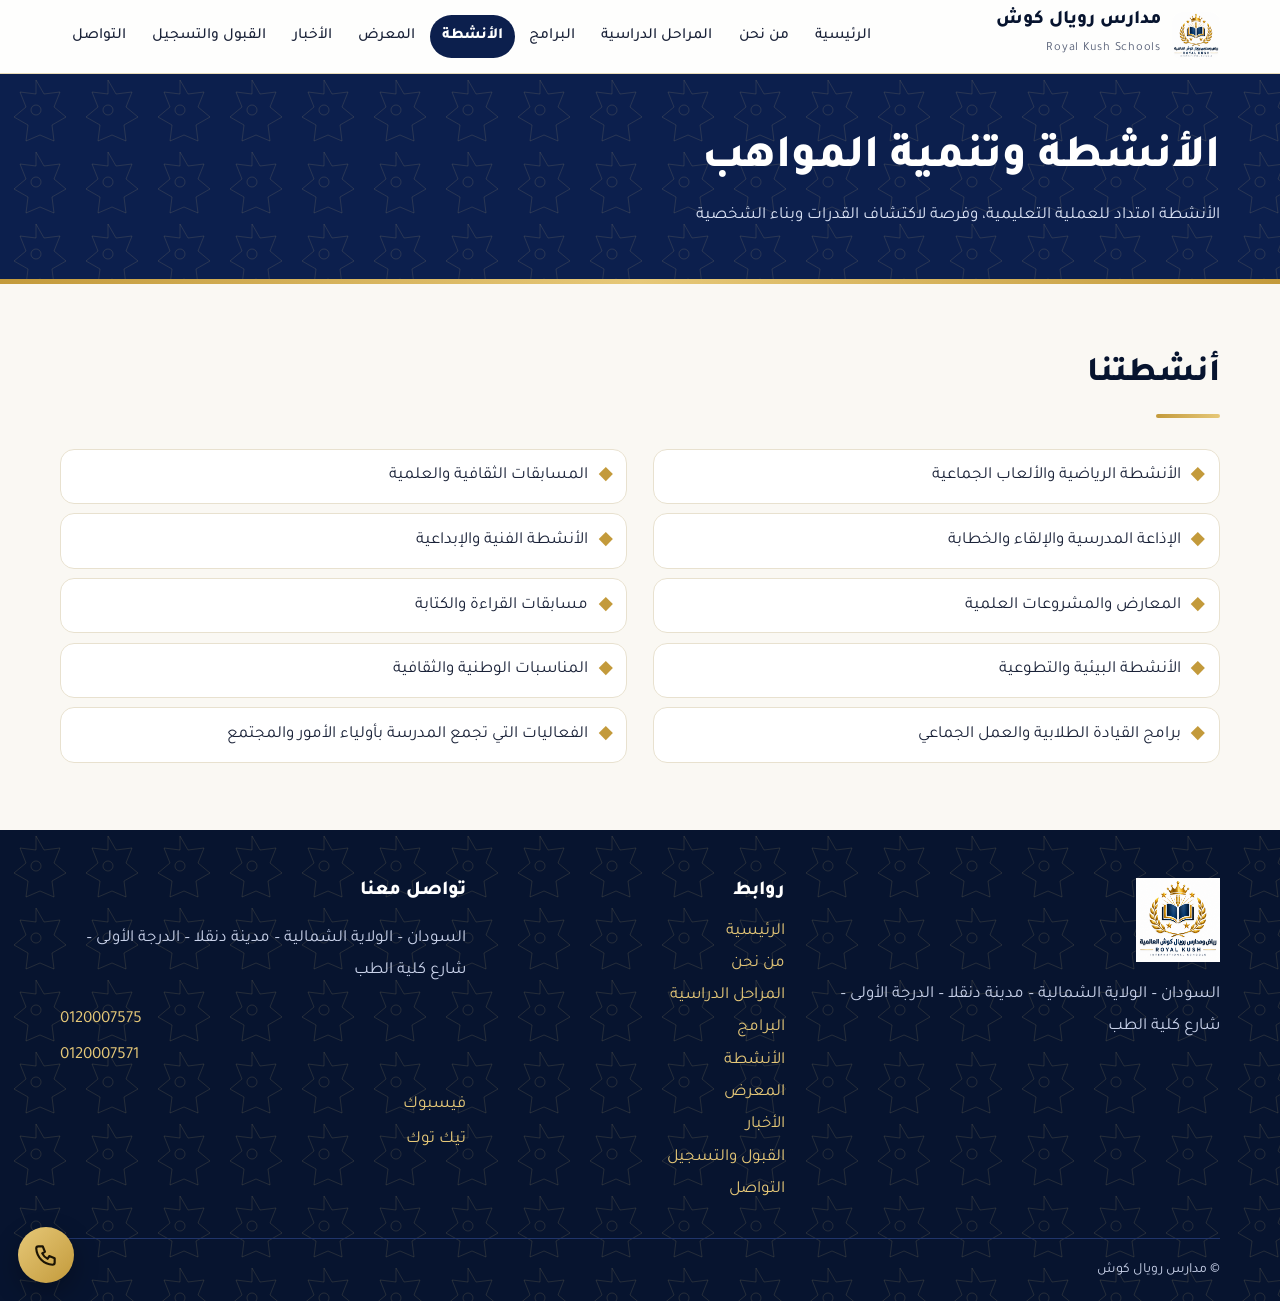
<file: activities.html>
<!doctype html><html lang="ar" dir="rtl"><head><meta charset="utf-8"><meta name="viewport" content="width=device-width,initial-scale=1">
<title>الأنشطة والمواهب | مدارس رويال كوش</title><meta name="description" content="الأنشطة الرياضية والثقافية والعلمية والفنية وبرامج تنمية المواهب."><meta property="og:type" content="website"><meta property="og:locale" content="ar_AR"><meta property="og:title" content="الأنشطة والمواهب | مدارس رويال كوش"><meta property="og:description" content="الأنشطة الرياضية والثقافية والعلمية والفنية وبرامج تنمية المواهب."><meta property="og:image" content="img/og.jpg">
<link rel="icon" href="img/favicon.png"><link rel="preconnect" href="https://fonts.googleapis.com"><link rel="preconnect" href="https://fonts.gstatic.com" crossorigin><link href="https://fonts.googleapis.com/css2?family=Tajawal:wght@400;500;700;800&display=swap" rel="stylesheet"><link rel="stylesheet" href="css/style.css"><script>document.documentElement.classList.add("js")</script></head><body><div id="sp"></div>
<a class="skip" href="#main">تخطَّ إلى المحتوى</a>
<header class="top"><div class="wrap bar"><a class="brand" href="index.html"><img src="img/logo.png" alt="" width="48" height="48"><span><strong>مدارس رويال كوش</strong><small dir="ltr">Royal Kush Schools</small></span></a>
<button class="menu-btn" aria-expanded="false" aria-controls="nav" aria-label="القائمة"><span></span><span></span><span></span></button><nav id="nav" aria-label="التنقل الرئيسي"><ul><li><a href="index.html">الرئيسية</a></li><li><a href="about.html">من نحن</a></li><li><a href="stages.html">المراحل الدراسية</a></li><li><a href="programs.html">البرامج</a></li><li><a href="activities.html" aria-current="page">الأنشطة</a></li><li><a href="gallery.html">المعرض</a></li><li><a href="news.html">الأخبار</a></li><li><a href="admission.html">القبول والتسجيل</a></li><li><a href="contact.html">التواصل</a></li></ul></nav></div></header>
<main id="main"><section class="pagehead"><div class="wrap"><h1>الأنشطة وتنمية المواهب</h1><p>الأنشطة امتداد للعملية التعليمية، وفرصة لاكتشاف القدرات وبناء الشخصية</p></div></section><section class="sec "><div class="wrap"><h2>أنشطتنا</h2><ul class="ticks"><li>الأنشطة الرياضية والألعاب الجماعية</li><li>المسابقات الثقافية والعلمية</li><li>الإذاعة المدرسية والإلقاء والخطابة</li><li>الأنشطة الفنية والإبداعية</li><li>المعارض والمشروعات العلمية</li><li>مسابقات القراءة والكتابة</li><li>الأنشطة البيئية والتطوعية</li><li>المناسبات الوطنية والثقافية</li><li>برامج القيادة الطلابية والعمل الجماعي</li><li>الفعاليات التي تجمع المدرسة بأولياء الأمور والمجتمع</li></ul></div></section></main>
<footer class="foot"><div class="wrap cols"><div><img src="img/logo.png" alt="شعار مدارس رويال كوش" width="84" height="84" loading="lazy"><p>السودان – الولاية الشمالية – مدينة دنقلا – الدرجة الأولى – شارع كلية الطب</p></div><div><h3>روابط</h3><ul class="plain"><li><a href="index.html">الرئيسية</a></li><li><a href="about.html">من نحن</a></li><li><a href="stages.html">المراحل الدراسية</a></li><li><a href="programs.html">البرامج</a></li><li><a href="activities.html">الأنشطة</a></li><li><a href="gallery.html">المعرض</a></li><li><a href="news.html">الأخبار</a></li><li><a href="admission.html">القبول والتسجيل</a></li><li><a href="contact.html">التواصل</a></li></ul></div>
<div><h3>تواصل معنا</h3><p>السودان – الولاية الشمالية – مدينة دنقلا – الدرجة الأولى – شارع كلية الطب</p><p class="stack"><a href="tel:0120007575" dir="ltr">0120007575</a><a href="tel:0120007571" dir="ltr">0120007571</a></p><p class="stack"><a href="https://www.facebook.com/royalkushschools" target="_blank" rel="noopener">فيسبوك</a><a href="https://www.tiktok.com/@royal.Kush.25" target="_blank" rel="noopener">تيك توك</a></p></div></div>
<div class="wrap copy">© مدارس رويال كوش</div></footer>
<a class="fab" href="tel:0120007575" aria-label="اتصل بالمدرسة"><svg viewBox="0 0 24 24" aria-hidden="true"><path d="M5 4h4l2 5-2.5 1.5a11 11 0 0 0 5 5L15 13l5 2v4a2 2 0 0 1-2 2A16 16 0 0 1 3 6a2 2 0 0 1 2-2z"/></svg></a><script src="js/config.js"></script><script src="js/data.js"></script><script src="js/main.js"></script><script src="js/fx.js"></script></body></html>
</file>
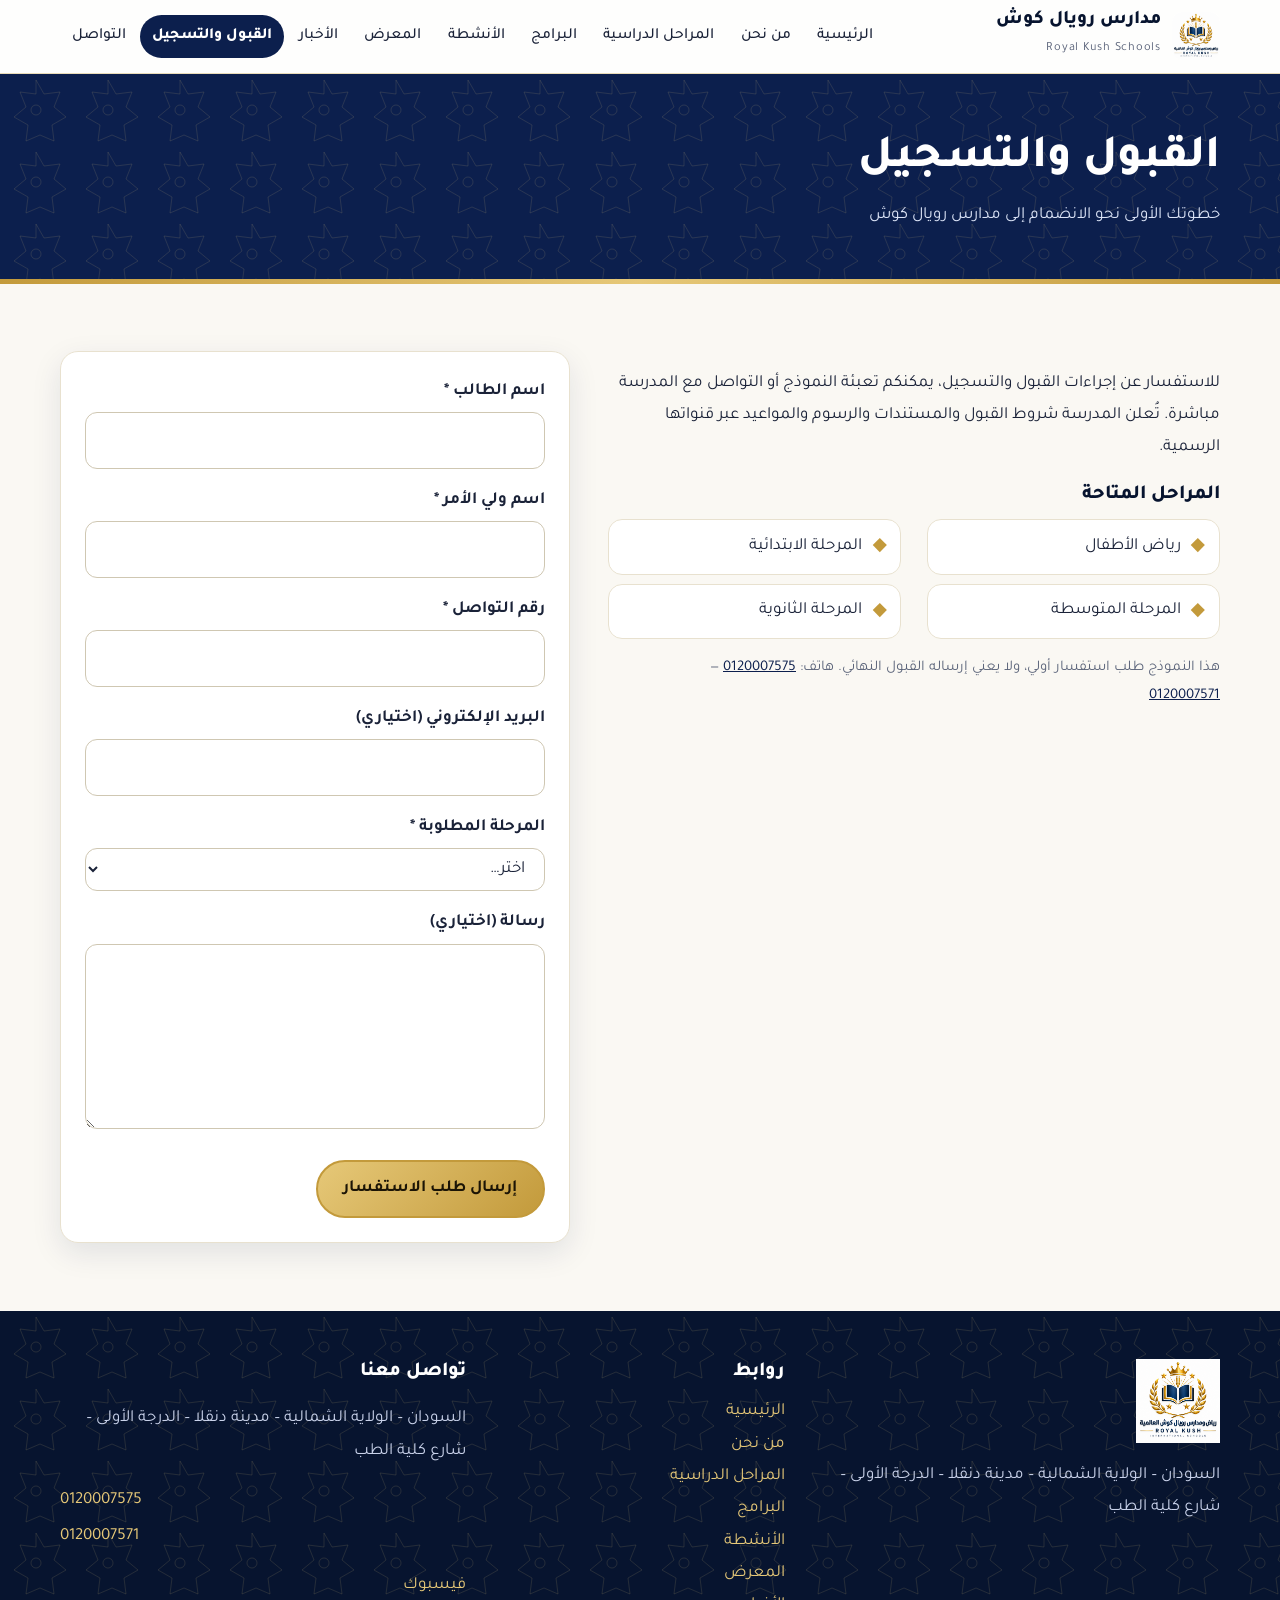
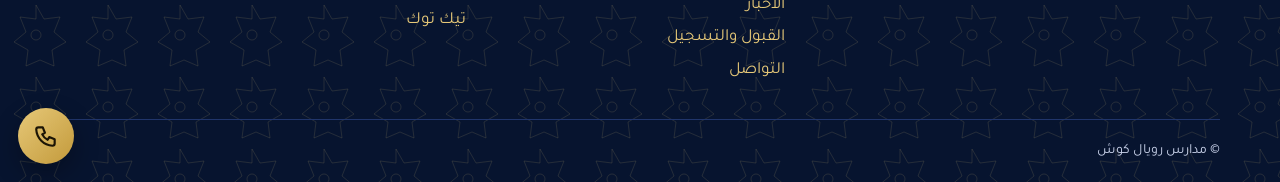
<file: admission.html>
<!doctype html><html lang="ar" dir="rtl"><head><meta charset="utf-8"><meta name="viewport" content="width=device-width,initial-scale=1">
<title>القبول والتسجيل | مدارس رويال كوش</title><meta name="description" content="قدّم طلب استفسار عن القبول والتسجيل في مدارس رويال كوش."><meta property="og:type" content="website"><meta property="og:locale" content="ar_AR"><meta property="og:title" content="القبول والتسجيل | مدارس رويال كوش"><meta property="og:description" content="قدّم طلب استفسار عن القبول والتسجيل في مدارس رويال كوش."><meta property="og:image" content="img/og.jpg">
<link rel="icon" href="img/favicon.png"><link rel="preconnect" href="https://fonts.googleapis.com"><link rel="preconnect" href="https://fonts.gstatic.com" crossorigin><link href="https://fonts.googleapis.com/css2?family=Tajawal:wght@400;500;700;800&display=swap" rel="stylesheet"><link rel="stylesheet" href="css/style.css"><script>document.documentElement.classList.add("js")</script></head><body><div id="sp"></div>
<a class="skip" href="#main">تخطَّ إلى المحتوى</a>
<header class="top"><div class="wrap bar"><a class="brand" href="index.html"><img src="img/logo.png" alt="" width="48" height="48"><span><strong>مدارس رويال كوش</strong><small dir="ltr">Royal Kush Schools</small></span></a>
<button class="menu-btn" aria-expanded="false" aria-controls="nav" aria-label="القائمة"><span></span><span></span><span></span></button><nav id="nav" aria-label="التنقل الرئيسي"><ul><li><a href="index.html">الرئيسية</a></li><li><a href="about.html">من نحن</a></li><li><a href="stages.html">المراحل الدراسية</a></li><li><a href="programs.html">البرامج</a></li><li><a href="activities.html">الأنشطة</a></li><li><a href="gallery.html">المعرض</a></li><li><a href="news.html">الأخبار</a></li><li><a href="admission.html" aria-current="page">القبول والتسجيل</a></li><li><a href="contact.html">التواصل</a></li></ul></nav></div></header>
<main id="main"><section class="pagehead"><div class="wrap"><h1>القبول والتسجيل</h1><p>خطوتك الأولى نحو الانضمام إلى مدارس رويال كوش</p></div></section><section class="sec"><div class="wrap two"><div class="prose"><p>للاستفسار عن إجراءات القبول والتسجيل، يمكنكم تعبئة النموذج أو التواصل مع المدرسة مباشرة. تُعلن المدرسة شروط القبول والمستندات والرسوم والمواعيد عبر قنواتها الرسمية.</p><h3>المراحل المتاحة</h3><ul class="ticks"><li>رياض الأطفال</li><li>المرحلة الابتدائية</li><li>المرحلة المتوسطة</li><li>المرحلة الثانوية</li></ul><p class="muted">هذا النموذج طلب استفسار أولي، ولا يعني إرساله القبول النهائي. هاتف: <a href="tel:0120007575" dir="ltr">0120007575</a> — <a href="tel:0120007571" dir="ltr">0120007571</a></p></div><div><div class="notice" id="form-msg" role="status" hidden></div><form class="form" id="adm-form" data-kind="طلب استفسار عن القبول" novalidate><p class="fld"><label for="f-name">اسم الطالب *</label><input id="f-name" name="name" type="text" required><span class="err" role="alert"></span></p><p class="fld"><label for="f-guardian">اسم ولي الأمر *</label><input id="f-guardian" name="guardian" type="text" required><span class="err" role="alert"></span></p><p class="fld"><label for="f-phone">رقم التواصل *</label><input id="f-phone" name="phone" type="tel" required dir="ltr"><span class="err" role="alert"></span></p><p class="fld"><label for="f-email">البريد الإلكتروني (اختياري)</label><input id="f-email" name="email" type="email" dir="ltr"><span class="err" role="alert"></span></p><p class="fld"><label for="f-stage">المرحلة المطلوبة *</label><select id="f-stage" name="stage" required><option value="">اختر…</option><option>رياض الأطفال</option><option>المرحلة الابتدائية</option><option>المرحلة المتوسطة</option><option>المرحلة الثانوية</option></select><span class="err" role="alert"></span></p><p class="fld"><label for="f-message">رسالة (اختياري)</label><textarea id="f-message" name="message" rows="5"></textarea><span class="err" role="alert"></span></p><p class="hp" aria-hidden="true"><input name="website_url" tabindex="-1" autocomplete="off"></p><button class="btn gold">إرسال طلب الاستفسار</button></form></div></div></section></main>
<footer class="foot"><div class="wrap cols"><div><img src="img/logo.png" alt="شعار مدارس رويال كوش" width="84" height="84" loading="lazy"><p>السودان – الولاية الشمالية – مدينة دنقلا – الدرجة الأولى – شارع كلية الطب</p></div><div><h3>روابط</h3><ul class="plain"><li><a href="index.html">الرئيسية</a></li><li><a href="about.html">من نحن</a></li><li><a href="stages.html">المراحل الدراسية</a></li><li><a href="programs.html">البرامج</a></li><li><a href="activities.html">الأنشطة</a></li><li><a href="gallery.html">المعرض</a></li><li><a href="news.html">الأخبار</a></li><li><a href="admission.html">القبول والتسجيل</a></li><li><a href="contact.html">التواصل</a></li></ul></div>
<div><h3>تواصل معنا</h3><p>السودان – الولاية الشمالية – مدينة دنقلا – الدرجة الأولى – شارع كلية الطب</p><p class="stack"><a href="tel:0120007575" dir="ltr">0120007575</a><a href="tel:0120007571" dir="ltr">0120007571</a></p><p class="stack"><a href="https://www.facebook.com/royalkushschools" target="_blank" rel="noopener">فيسبوك</a><a href="https://www.tiktok.com/@royal.Kush.25" target="_blank" rel="noopener">تيك توك</a></p></div></div>
<div class="wrap copy">© مدارس رويال كوش</div></footer>
<a class="fab" href="tel:0120007575" aria-label="اتصل بالمدرسة"><svg viewBox="0 0 24 24" aria-hidden="true"><path d="M5 4h4l2 5-2.5 1.5a11 11 0 0 0 5 5L15 13l5 2v4a2 2 0 0 1-2 2A16 16 0 0 1 3 6a2 2 0 0 1 2-2z"/></svg></a><script src="js/config.js"></script><script src="js/data.js"></script><script src="js/main.js"></script><script src="js/fx.js"></script></body></html>
</file>
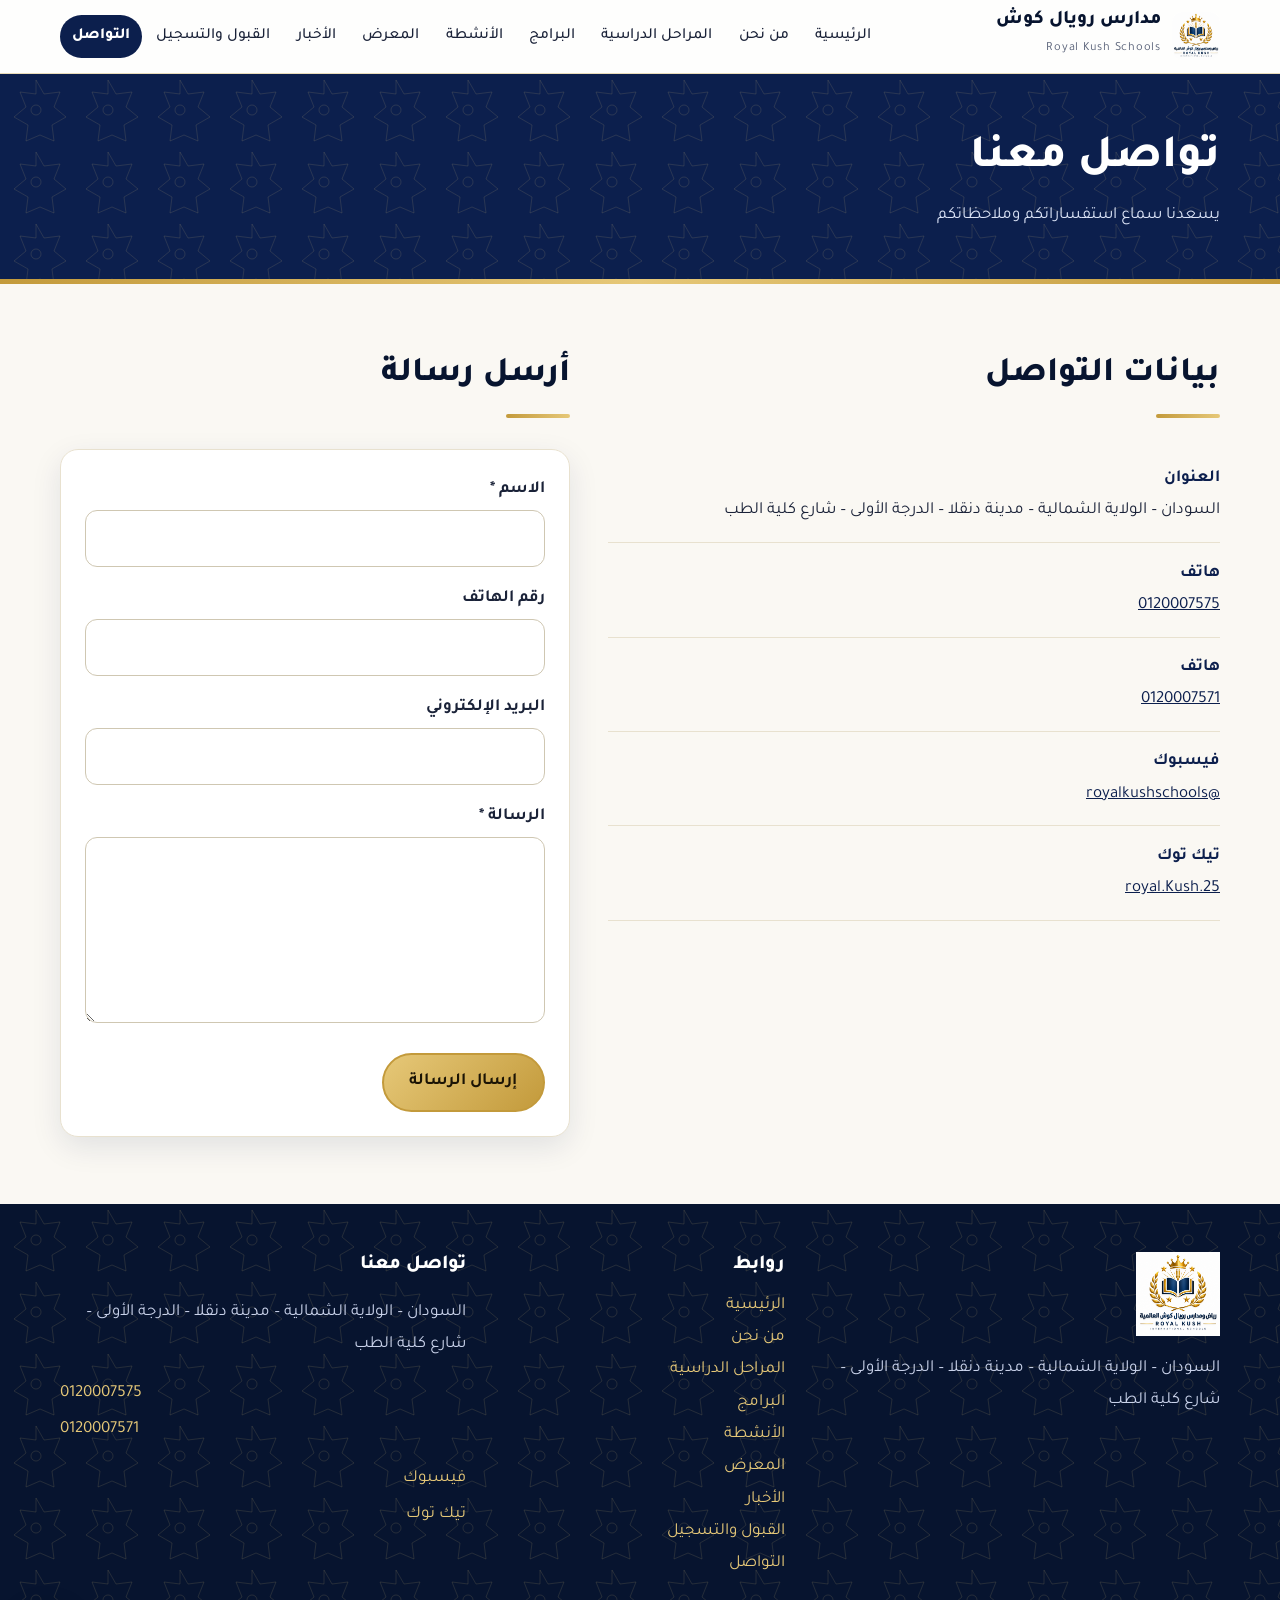
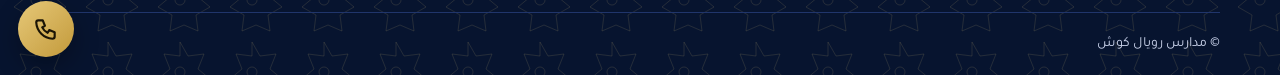
<file: contact.html>
<!doctype html><html lang="ar" dir="rtl"><head><meta charset="utf-8"><meta name="viewport" content="width=device-width,initial-scale=1">
<title>تواصل معنا | مدارس رويال كوش</title><meta name="description" content="بيانات التواصل مع مدارس رويال كوش في دنقلا، السودان."><meta property="og:type" content="website"><meta property="og:locale" content="ar_AR"><meta property="og:title" content="تواصل معنا | مدارس رويال كوش"><meta property="og:description" content="بيانات التواصل مع مدارس رويال كوش في دنقلا، السودان."><meta property="og:image" content="img/og.jpg">
<link rel="icon" href="img/favicon.png"><link rel="preconnect" href="https://fonts.googleapis.com"><link rel="preconnect" href="https://fonts.gstatic.com" crossorigin><link href="https://fonts.googleapis.com/css2?family=Tajawal:wght@400;500;700;800&display=swap" rel="stylesheet"><link rel="stylesheet" href="css/style.css"><script>document.documentElement.classList.add("js")</script></head><body><div id="sp"></div>
<a class="skip" href="#main">تخطَّ إلى المحتوى</a>
<header class="top"><div class="wrap bar"><a class="brand" href="index.html"><img src="img/logo.png" alt="" width="48" height="48"><span><strong>مدارس رويال كوش</strong><small dir="ltr">Royal Kush Schools</small></span></a>
<button class="menu-btn" aria-expanded="false" aria-controls="nav" aria-label="القائمة"><span></span><span></span><span></span></button><nav id="nav" aria-label="التنقل الرئيسي"><ul><li><a href="index.html">الرئيسية</a></li><li><a href="about.html">من نحن</a></li><li><a href="stages.html">المراحل الدراسية</a></li><li><a href="programs.html">البرامج</a></li><li><a href="activities.html">الأنشطة</a></li><li><a href="gallery.html">المعرض</a></li><li><a href="news.html">الأخبار</a></li><li><a href="admission.html">القبول والتسجيل</a></li><li><a href="contact.html" aria-current="page">التواصل</a></li></ul></nav></div></header>
<main id="main"><section class="pagehead"><div class="wrap"><h1>تواصل معنا</h1><p>يسعدنا سماع استفساراتكم وملاحظاتكم</p></div></section><section class="sec"><div class="wrap two"><div><h2>بيانات التواصل</h2><ul class="contact"><li><strong>العنوان</strong><span>السودان – الولاية الشمالية – مدينة دنقلا – الدرجة الأولى – شارع كلية الطب</span></li><li><strong>هاتف</strong><a href="tel:0120007575" dir="ltr">0120007575</a></li><li><strong>هاتف</strong><a href="tel:0120007571" dir="ltr">0120007571</a></li><li><strong>فيسبوك</strong><a href="https://www.facebook.com/royalkushschools" target="_blank" rel="noopener">@royalkushschools</a></li><li><strong>تيك توك</strong><a href="https://www.tiktok.com/@royal.Kush.25" target="_blank" rel="noopener">royal.Kush.25</a></li></ul></div><div><h2>أرسل رسالة</h2><div class="notice" id="form-msg" role="status" hidden></div><form class="form" id="con-form" data-kind="رسالة تواصل" novalidate><p class="fld"><label for="f-name">الاسم *</label><input id="f-name" name="name" type="text" required><span class="err" role="alert"></span></p><p class="fld"><label for="f-phone">رقم الهاتف</label><input id="f-phone" name="phone" type="tel" dir="ltr"><span class="err" role="alert"></span></p><p class="fld"><label for="f-email">البريد الإلكتروني</label><input id="f-email" name="email" type="email" dir="ltr"><span class="err" role="alert"></span></p><p class="fld"><label for="f-message">الرسالة *</label><textarea id="f-message" name="message" rows="5" required></textarea><span class="err" role="alert"></span></p><p class="hp" aria-hidden="true"><input name="website_url" tabindex="-1" autocomplete="off"></p><button class="btn gold">إرسال الرسالة</button></form></div></div></section></main>
<footer class="foot"><div class="wrap cols"><div><img src="img/logo.png" alt="شعار مدارس رويال كوش" width="84" height="84" loading="lazy"><p>السودان – الولاية الشمالية – مدينة دنقلا – الدرجة الأولى – شارع كلية الطب</p></div><div><h3>روابط</h3><ul class="plain"><li><a href="index.html">الرئيسية</a></li><li><a href="about.html">من نحن</a></li><li><a href="stages.html">المراحل الدراسية</a></li><li><a href="programs.html">البرامج</a></li><li><a href="activities.html">الأنشطة</a></li><li><a href="gallery.html">المعرض</a></li><li><a href="news.html">الأخبار</a></li><li><a href="admission.html">القبول والتسجيل</a></li><li><a href="contact.html">التواصل</a></li></ul></div>
<div><h3>تواصل معنا</h3><p>السودان – الولاية الشمالية – مدينة دنقلا – الدرجة الأولى – شارع كلية الطب</p><p class="stack"><a href="tel:0120007575" dir="ltr">0120007575</a><a href="tel:0120007571" dir="ltr">0120007571</a></p><p class="stack"><a href="https://www.facebook.com/royalkushschools" target="_blank" rel="noopener">فيسبوك</a><a href="https://www.tiktok.com/@royal.Kush.25" target="_blank" rel="noopener">تيك توك</a></p></div></div>
<div class="wrap copy">© مدارس رويال كوش</div></footer>
<a class="fab" href="tel:0120007575" aria-label="اتصل بالمدرسة"><svg viewBox="0 0 24 24" aria-hidden="true"><path d="M5 4h4l2 5-2.5 1.5a11 11 0 0 0 5 5L15 13l5 2v4a2 2 0 0 1-2 2A16 16 0 0 1 3 6a2 2 0 0 1 2-2z"/></svg></a><script src="js/config.js"></script><script src="js/data.js"></script><script src="js/main.js"></script><script src="js/fx.js"></script></body></html>
</file>
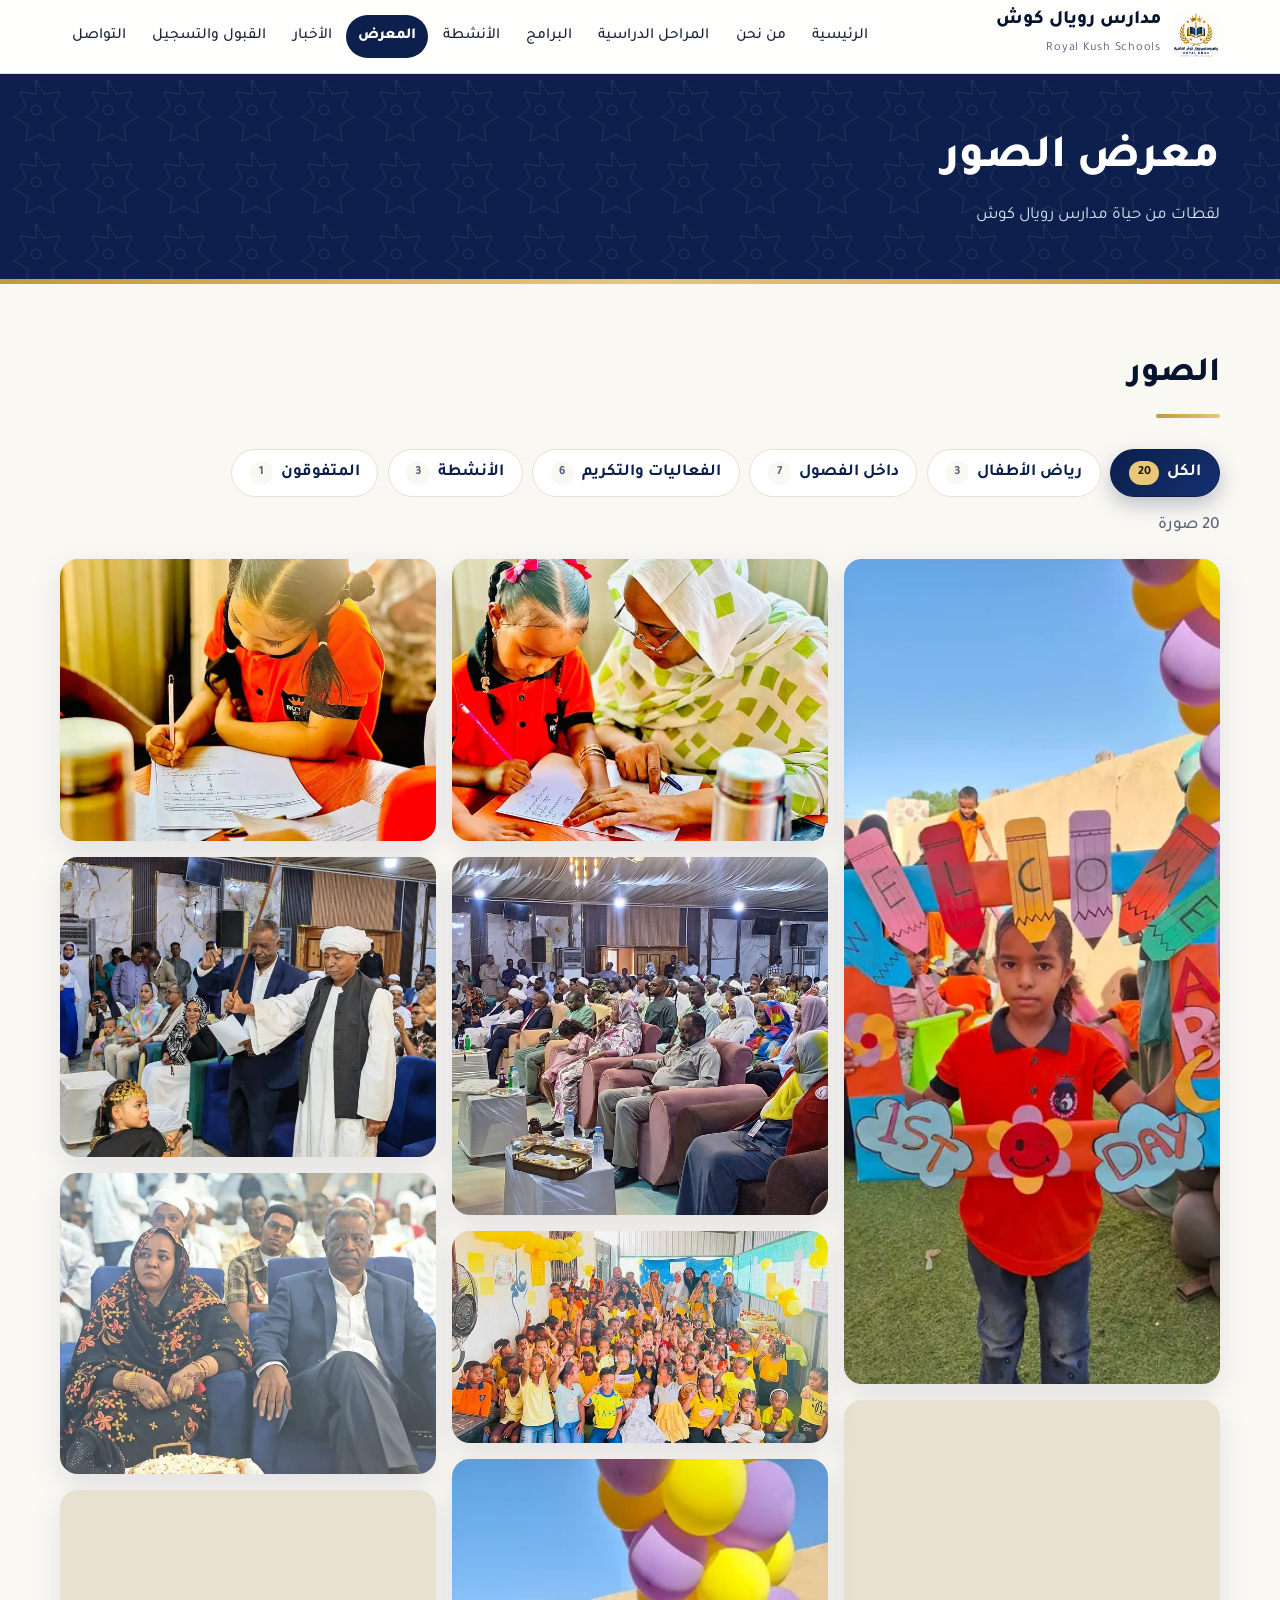
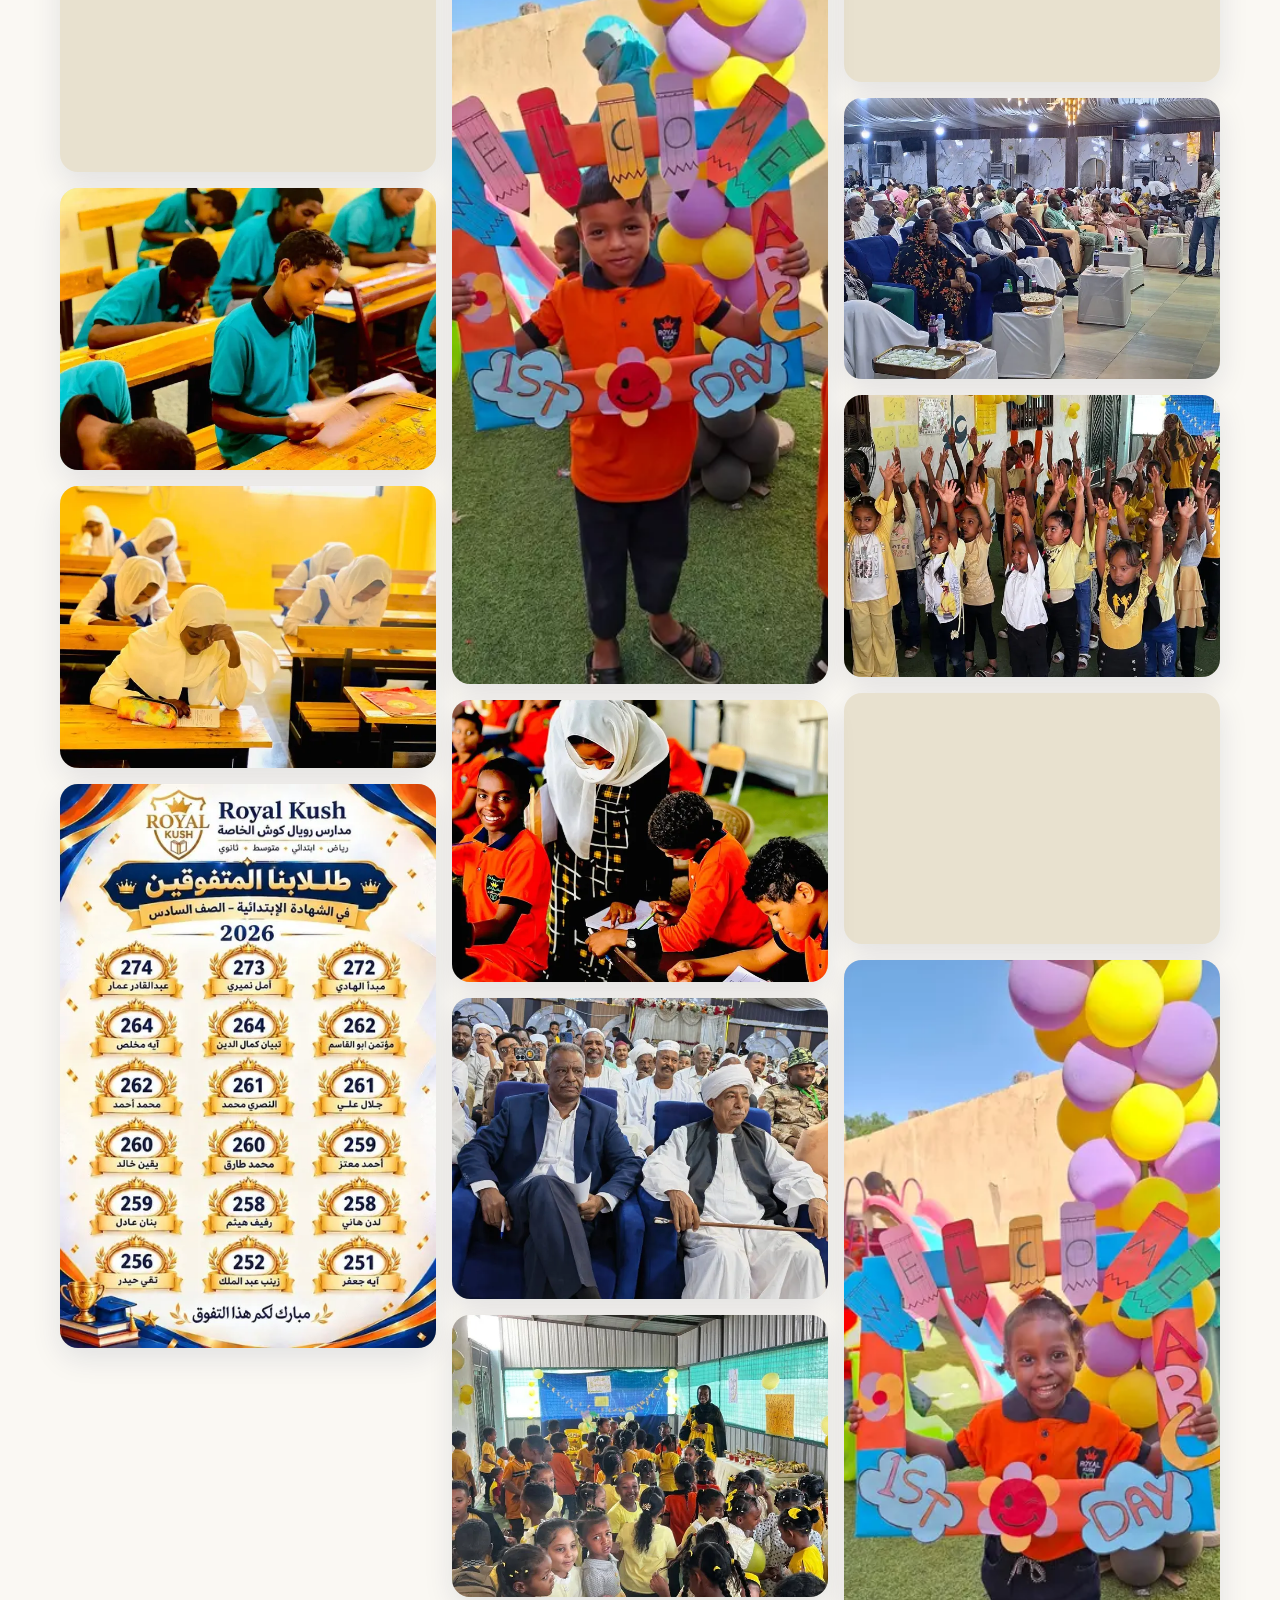
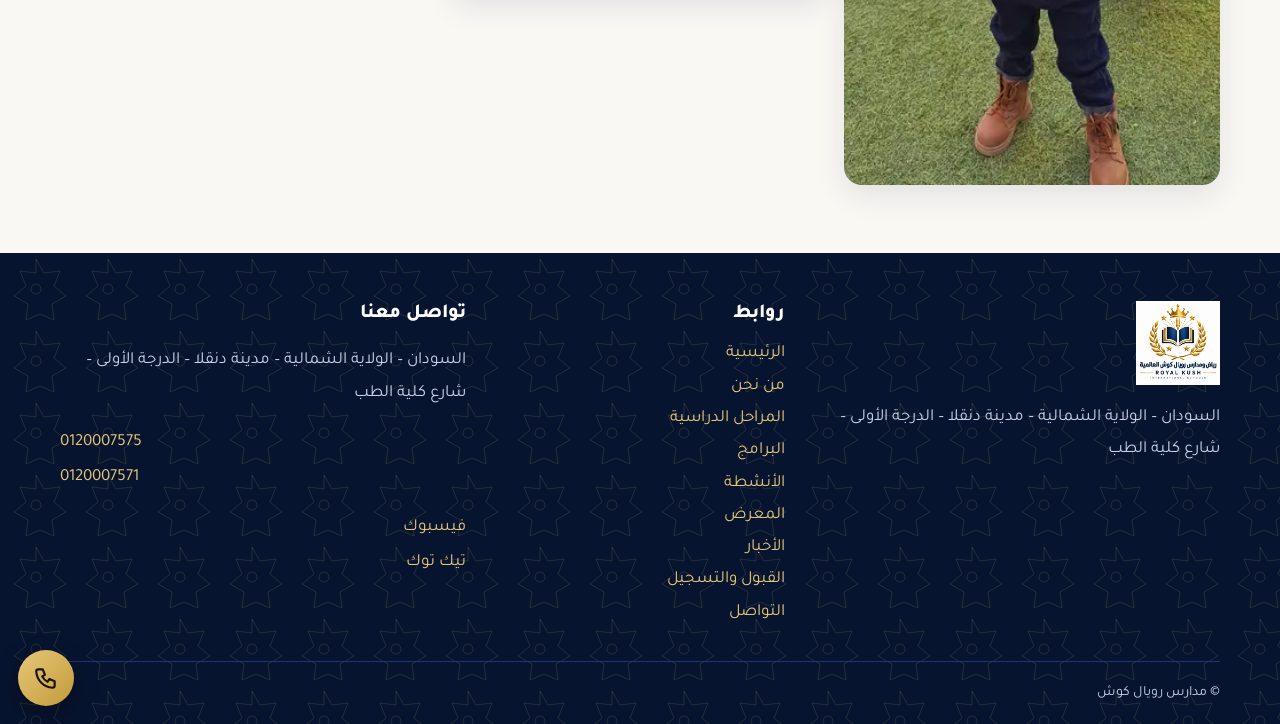
<file: gallery.html>
<!doctype html><html lang="ar" dir="rtl"><head><meta charset="utf-8"><meta name="viewport" content="width=device-width,initial-scale=1">
<title>معرض الصور | مدارس رويال كوش</title><meta name="description" content="صور من مدارس رويال كوش وفعالياتها."><meta property="og:type" content="website"><meta property="og:locale" content="ar_AR"><meta property="og:title" content="معرض الصور | مدارس رويال كوش"><meta property="og:description" content="صور من مدارس رويال كوش وفعالياتها."><meta property="og:image" content="img/og.jpg">
<link rel="icon" href="img/favicon.png"><link rel="preconnect" href="https://fonts.googleapis.com"><link rel="preconnect" href="https://fonts.gstatic.com" crossorigin><link href="https://fonts.googleapis.com/css2?family=Tajawal:wght@400;500;700;800&display=swap" rel="stylesheet"><link rel="stylesheet" href="css/style.css"><script>document.documentElement.classList.add("js")</script></head><body><div id="sp"></div>
<a class="skip" href="#main">تخطَّ إلى المحتوى</a>
<header class="top"><div class="wrap bar"><a class="brand" href="index.html"><img src="img/logo.png" alt="" width="48" height="48"><span><strong>مدارس رويال كوش</strong><small dir="ltr">Royal Kush Schools</small></span></a>
<button class="menu-btn" aria-expanded="false" aria-controls="nav" aria-label="القائمة"><span></span><span></span><span></span></button><nav id="nav" aria-label="التنقل الرئيسي"><ul><li><a href="index.html">الرئيسية</a></li><li><a href="about.html">من نحن</a></li><li><a href="stages.html">المراحل الدراسية</a></li><li><a href="programs.html">البرامج</a></li><li><a href="activities.html">الأنشطة</a></li><li><a href="gallery.html" aria-current="page">المعرض</a></li><li><a href="news.html">الأخبار</a></li><li><a href="admission.html">القبول والتسجيل</a></li><li><a href="contact.html">التواصل</a></li></ul></nav></div></header>
<main id="main"><section class="pagehead"><div class="wrap"><h1>معرض الصور</h1><p>لقطات من حياة مدارس رويال كوش</p></div></section><section class="sec "><div class="wrap"><h2>الصور</h2><nav class="tabs" id="albums" aria-label="الألبومات" hidden></nav><div class="grid" id="gallery-grid"></div><p class="empty" id="gallery-empty">لم تُضف صور إلى المعرض بعد.</p></div></section></main>
<footer class="foot"><div class="wrap cols"><div><img src="img/logo.png" alt="شعار مدارس رويال كوش" width="84" height="84" loading="lazy"><p>السودان – الولاية الشمالية – مدينة دنقلا – الدرجة الأولى – شارع كلية الطب</p></div><div><h3>روابط</h3><ul class="plain"><li><a href="index.html">الرئيسية</a></li><li><a href="about.html">من نحن</a></li><li><a href="stages.html">المراحل الدراسية</a></li><li><a href="programs.html">البرامج</a></li><li><a href="activities.html">الأنشطة</a></li><li><a href="gallery.html">المعرض</a></li><li><a href="news.html">الأخبار</a></li><li><a href="admission.html">القبول والتسجيل</a></li><li><a href="contact.html">التواصل</a></li></ul></div>
<div><h3>تواصل معنا</h3><p>السودان – الولاية الشمالية – مدينة دنقلا – الدرجة الأولى – شارع كلية الطب</p><p class="stack"><a href="tel:0120007575" dir="ltr">0120007575</a><a href="tel:0120007571" dir="ltr">0120007571</a></p><p class="stack"><a href="https://www.facebook.com/royalkushschools" target="_blank" rel="noopener">فيسبوك</a><a href="https://www.tiktok.com/@royal.Kush.25" target="_blank" rel="noopener">تيك توك</a></p></div></div>
<div class="wrap copy">© مدارس رويال كوش</div></footer>
<a class="fab" href="tel:0120007575" aria-label="اتصل بالمدرسة"><svg viewBox="0 0 24 24" aria-hidden="true"><path d="M5 4h4l2 5-2.5 1.5a11 11 0 0 0 5 5L15 13l5 2v4a2 2 0 0 1-2 2A16 16 0 0 1 3 6a2 2 0 0 1 2-2z"/></svg></a><script src="js/config.js"></script><script src="js/data.js"></script><script src="js/main.js"></script><script src="js/fx.js"></script></body></html>
</file>
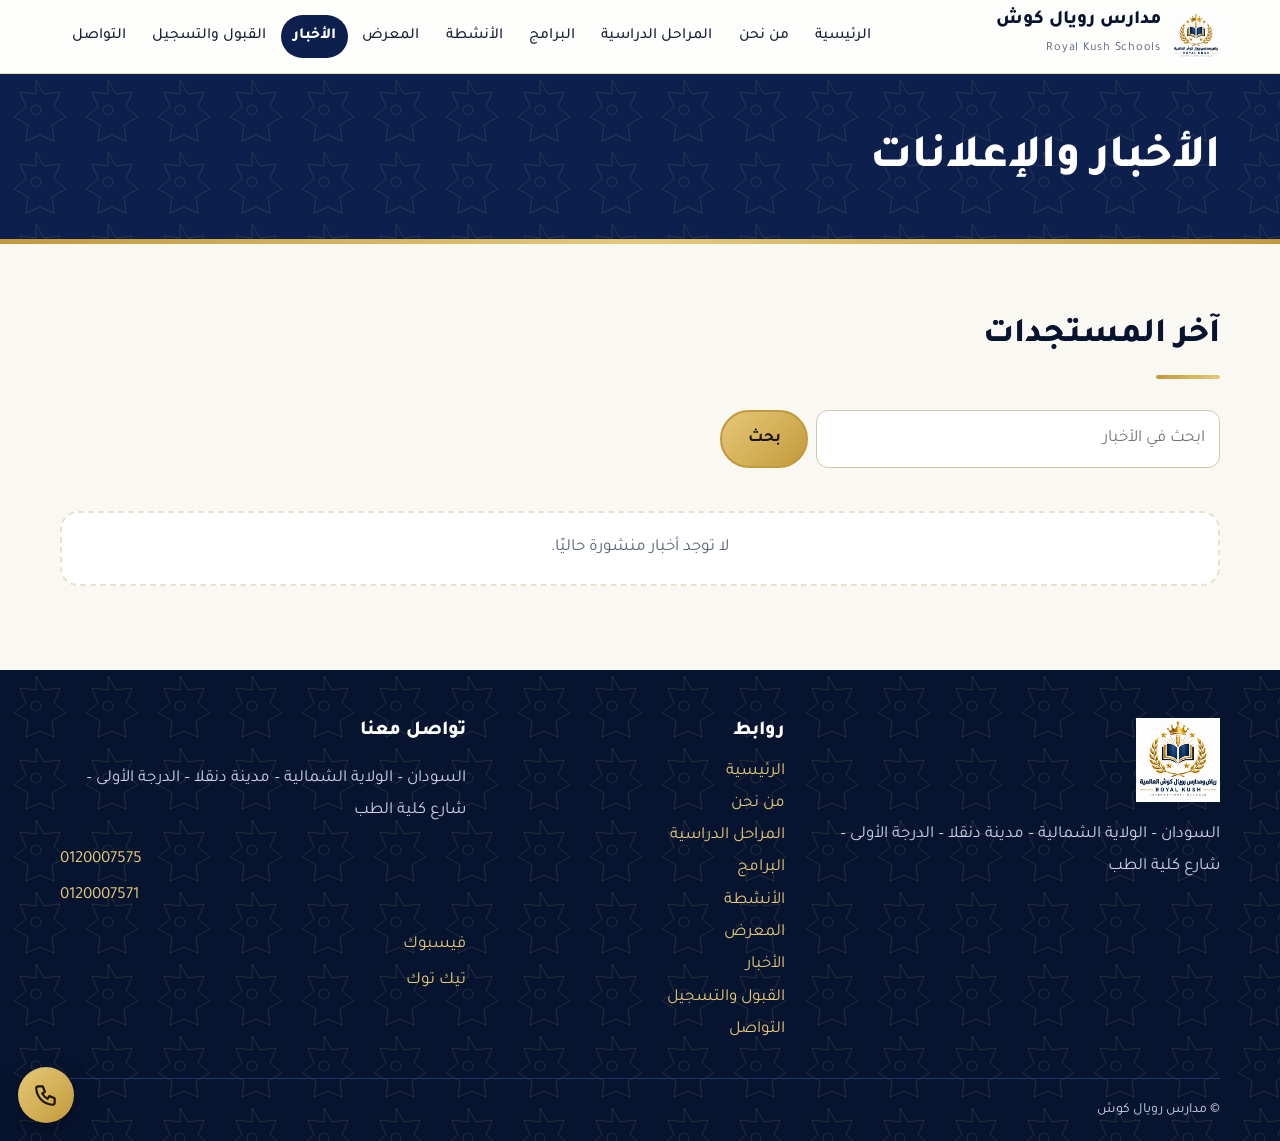
<file: news.html>
<!doctype html><html lang="ar" dir="rtl"><head><meta charset="utf-8"><meta name="viewport" content="width=device-width,initial-scale=1">
<title>الأخبار والإعلانات | مدارس رويال كوش</title><meta name="description" content="أحدث أخبار وإعلانات مدارس رويال كوش."><meta property="og:type" content="website"><meta property="og:locale" content="ar_AR"><meta property="og:title" content="الأخبار والإعلانات | مدارس رويال كوش"><meta property="og:description" content="أحدث أخبار وإعلانات مدارس رويال كوش."><meta property="og:image" content="img/og.jpg">
<link rel="icon" href="img/favicon.png"><link rel="preconnect" href="https://fonts.googleapis.com"><link rel="preconnect" href="https://fonts.gstatic.com" crossorigin><link href="https://fonts.googleapis.com/css2?family=Tajawal:wght@400;500;700;800&display=swap" rel="stylesheet"><link rel="stylesheet" href="css/style.css"><script>document.documentElement.classList.add("js")</script></head><body><div id="sp"></div>
<a class="skip" href="#main">تخطَّ إلى المحتوى</a>
<header class="top"><div class="wrap bar"><a class="brand" href="index.html"><img src="img/logo.png" alt="" width="48" height="48"><span><strong>مدارس رويال كوش</strong><small dir="ltr">Royal Kush Schools</small></span></a>
<button class="menu-btn" aria-expanded="false" aria-controls="nav" aria-label="القائمة"><span></span><span></span><span></span></button><nav id="nav" aria-label="التنقل الرئيسي"><ul><li><a href="index.html">الرئيسية</a></li><li><a href="about.html">من نحن</a></li><li><a href="stages.html">المراحل الدراسية</a></li><li><a href="programs.html">البرامج</a></li><li><a href="activities.html">الأنشطة</a></li><li><a href="gallery.html">المعرض</a></li><li><a href="news.html" aria-current="page">الأخبار</a></li><li><a href="admission.html">القبول والتسجيل</a></li><li><a href="contact.html">التواصل</a></li></ul></nav></div></header>
<main id="main"><section class="pagehead"><div class="wrap"><h1>الأخبار والإعلانات</h1></div></section><section class="sec "><div class="wrap"><h2>آخر المستجدات</h2><form class="search" id="news-search" role="search"><label class="sr" for="q">بحث في الأخبار</label><input id="q" placeholder="ابحث في الأخبار"><button class="btn gold">بحث</button></form><div class="cards" id="news-list"></div><p class="empty" id="news-empty">لا توجد أخبار منشورة حاليًا.</p><article id="news-one" hidden class="prose"></article></div></section></main>
<footer class="foot"><div class="wrap cols"><div><img src="img/logo.png" alt="شعار مدارس رويال كوش" width="84" height="84" loading="lazy"><p>السودان – الولاية الشمالية – مدينة دنقلا – الدرجة الأولى – شارع كلية الطب</p></div><div><h3>روابط</h3><ul class="plain"><li><a href="index.html">الرئيسية</a></li><li><a href="about.html">من نحن</a></li><li><a href="stages.html">المراحل الدراسية</a></li><li><a href="programs.html">البرامج</a></li><li><a href="activities.html">الأنشطة</a></li><li><a href="gallery.html">المعرض</a></li><li><a href="news.html">الأخبار</a></li><li><a href="admission.html">القبول والتسجيل</a></li><li><a href="contact.html">التواصل</a></li></ul></div>
<div><h3>تواصل معنا</h3><p>السودان – الولاية الشمالية – مدينة دنقلا – الدرجة الأولى – شارع كلية الطب</p><p class="stack"><a href="tel:0120007575" dir="ltr">0120007575</a><a href="tel:0120007571" dir="ltr">0120007571</a></p><p class="stack"><a href="https://www.facebook.com/royalkushschools" target="_blank" rel="noopener">فيسبوك</a><a href="https://www.tiktok.com/@royal.Kush.25" target="_blank" rel="noopener">تيك توك</a></p></div></div>
<div class="wrap copy">© مدارس رويال كوش</div></footer>
<a class="fab" href="tel:0120007575" aria-label="اتصل بالمدرسة"><svg viewBox="0 0 24 24" aria-hidden="true"><path d="M5 4h4l2 5-2.5 1.5a11 11 0 0 0 5 5L15 13l5 2v4a2 2 0 0 1-2 2A16 16 0 0 1 3 6a2 2 0 0 1 2-2z"/></svg></a><script src="js/config.js"></script><script src="js/data.js"></script><script src="js/main.js"></script><script src="js/fx.js"></script></body></html>
</file>
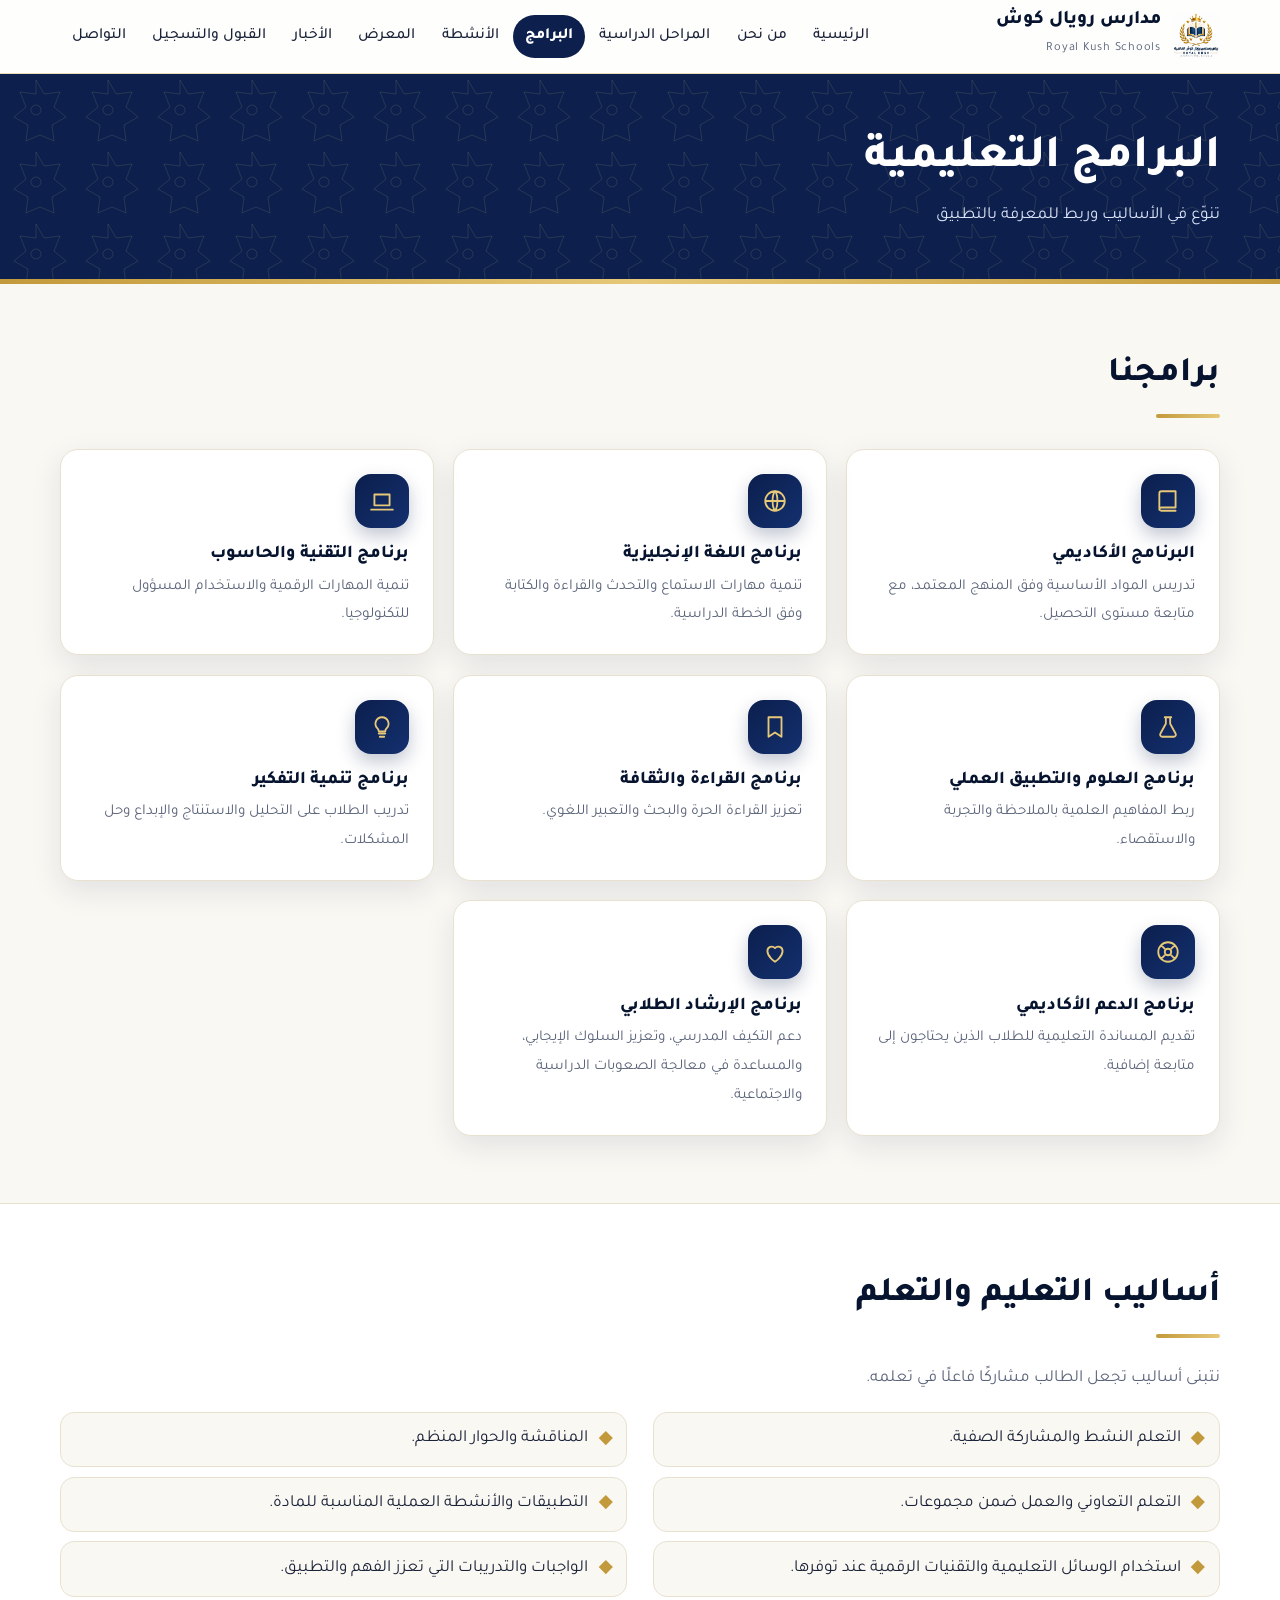
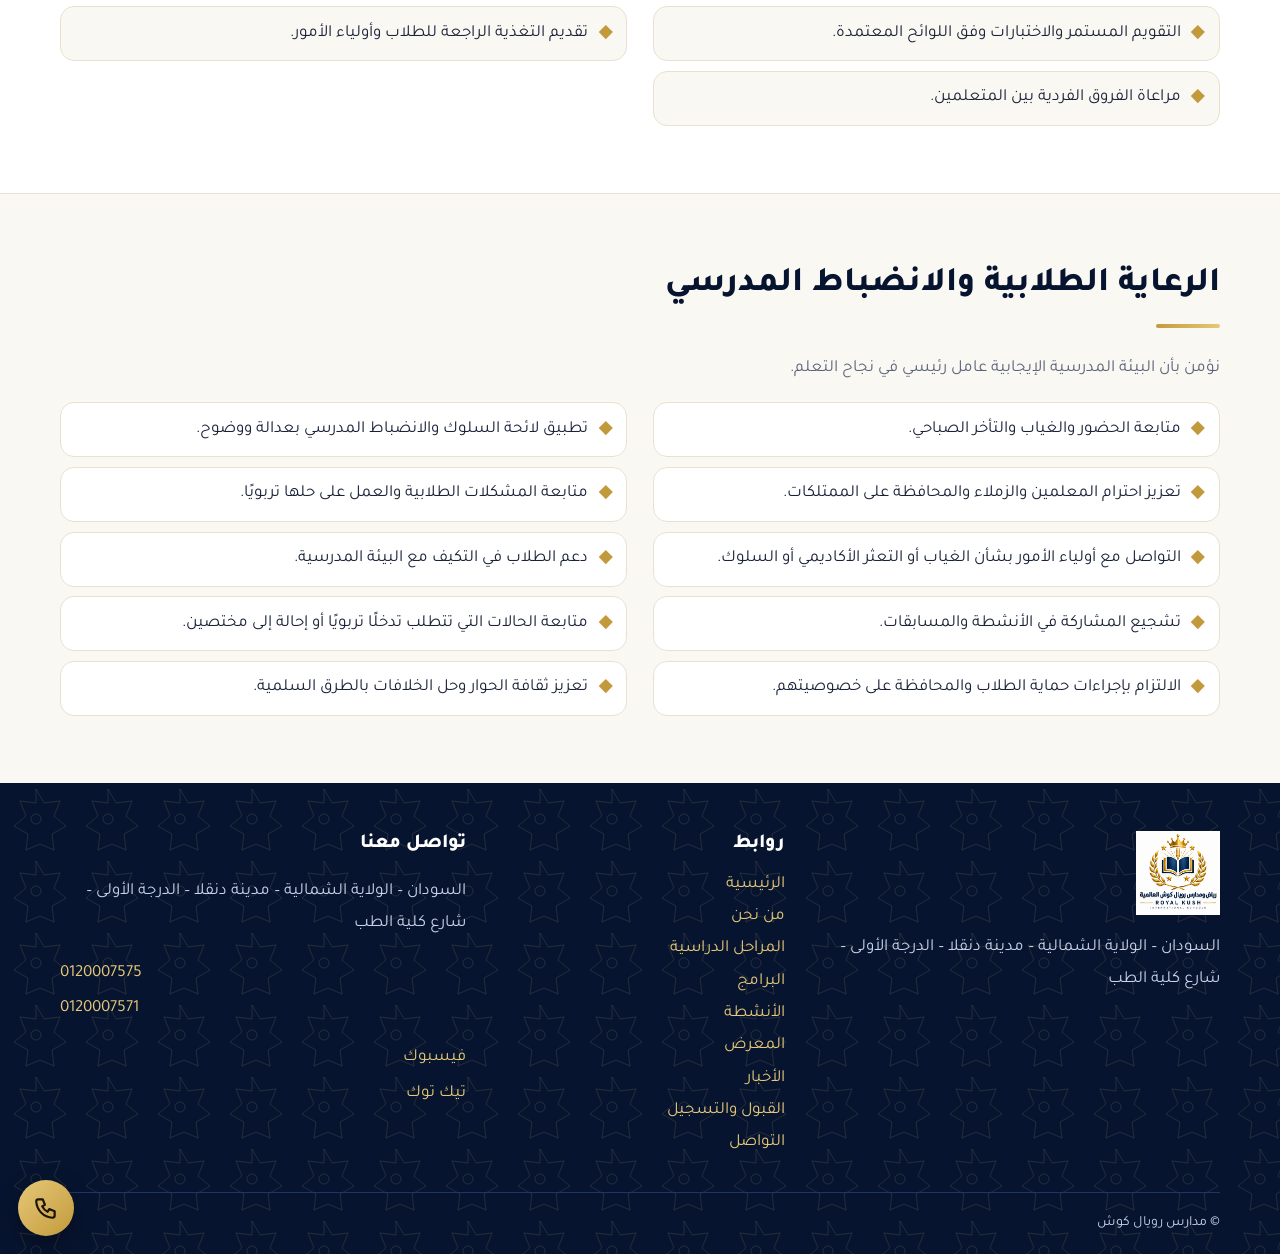
<file: programs.html>
<!doctype html><html lang="ar" dir="rtl"><head><meta charset="utf-8"><meta name="viewport" content="width=device-width,initial-scale=1">
<title>البرامج التعليمية | مدارس رويال كوش</title><meta name="description" content="البرامج الأكاديمية وأساليب التعليم والرعاية الطلابية في مدارس رويال كوش."><meta property="og:type" content="website"><meta property="og:locale" content="ar_AR"><meta property="og:title" content="البرامج التعليمية | مدارس رويال كوش"><meta property="og:description" content="البرامج الأكاديمية وأساليب التعليم والرعاية الطلابية في مدارس رويال كوش."><meta property="og:image" content="img/og.jpg">
<link rel="icon" href="img/favicon.png"><link rel="preconnect" href="https://fonts.googleapis.com"><link rel="preconnect" href="https://fonts.gstatic.com" crossorigin><link href="https://fonts.googleapis.com/css2?family=Tajawal:wght@400;500;700;800&display=swap" rel="stylesheet"><link rel="stylesheet" href="css/style.css"><script>document.documentElement.classList.add("js")</script></head><body><div id="sp"></div>
<a class="skip" href="#main">تخطَّ إلى المحتوى</a>
<header class="top"><div class="wrap bar"><a class="brand" href="index.html"><img src="img/logo.png" alt="" width="48" height="48"><span><strong>مدارس رويال كوش</strong><small dir="ltr">Royal Kush Schools</small></span></a>
<button class="menu-btn" aria-expanded="false" aria-controls="nav" aria-label="القائمة"><span></span><span></span><span></span></button><nav id="nav" aria-label="التنقل الرئيسي"><ul><li><a href="index.html">الرئيسية</a></li><li><a href="about.html">من نحن</a></li><li><a href="stages.html">المراحل الدراسية</a></li><li><a href="programs.html" aria-current="page">البرامج</a></li><li><a href="activities.html">الأنشطة</a></li><li><a href="gallery.html">المعرض</a></li><li><a href="news.html">الأخبار</a></li><li><a href="admission.html">القبول والتسجيل</a></li><li><a href="contact.html">التواصل</a></li></ul></nav></div></header>
<main id="main"><section class="pagehead"><div class="wrap"><h1>البرامج التعليمية</h1><p>تنوّع في الأساليب وربط للمعرفة بالتطبيق</p></div></section><section class="sec "><div class="wrap"><h2>برامجنا</h2><div class="pgrid"><article class="pcard"><span class="ico"><svg viewBox="0 0 24 24" aria-hidden="true"><path d="M4 19.5V5a2 2 0 0 1 2-2h13v15H6a2 2 0 0 0-2 2zm0 0A2 2 0 0 0 6 21h13"/></svg></span><h3>البرنامج الأكاديمي</h3><p>تدريس المواد الأساسية وفق المنهج المعتمد، مع متابعة مستوى التحصيل.</p></article><article class="pcard"><span class="ico"><svg viewBox="0 0 24 24" aria-hidden="true"><path d="M3 12a9 9 0 1 0 18 0 9 9 0 0 0-18 0zM3 12h18M12 3c3 3.5 3 14.5 0 18M12 3c-3 3.5-3 14.5 0 18"/></svg></span><h3>برنامج اللغة الإنجليزية</h3><p>تنمية مهارات الاستماع والتحدث والقراءة والكتابة وفق الخطة الدراسية.</p></article><article class="pcard"><span class="ico"><svg viewBox="0 0 24 24" aria-hidden="true"><path d="M5 6h14v10H5zM2 20h20"/></svg></span><h3>برنامج التقنية والحاسوب</h3><p>تنمية المهارات الرقمية والاستخدام المسؤول للتكنولوجيا.</p></article><article class="pcard"><span class="ico"><svg viewBox="0 0 24 24" aria-hidden="true"><path d="M9 3h6M10 3v6l-5 9a2 2 0 0 0 2 3h10a2 2 0 0 0 2-3l-5-9V3"/></svg></span><h3>برنامج العلوم والتطبيق العملي</h3><p>ربط المفاهيم العلمية بالملاحظة والتجربة والاستقصاء.</p></article><article class="pcard"><span class="ico"><svg viewBox="0 0 24 24" aria-hidden="true"><path d="M6 3h12v18l-6-4-6 4z"/></svg></span><h3>برنامج القراءة والثقافة</h3><p>تعزيز القراءة الحرة والبحث والتعبير اللغوي.</p></article><article class="pcard"><span class="ico"><svg viewBox="0 0 24 24" aria-hidden="true"><path d="M9 18h6M10 21h4M12 3a6 6 0 0 0-4 10.5c.7.7 1 1.5 1 2.5h6c0-1 .3-1.8 1-2.5A6 6 0 0 0 12 3z"/></svg></span><h3>برنامج تنمية التفكير</h3><p>تدريب الطلاب على التحليل والاستنتاج والإبداع وحل المشكلات.</p></article><article class="pcard"><span class="ico"><svg viewBox="0 0 24 24" aria-hidden="true"><path d="M3 12a9 9 0 1 0 18 0 9 9 0 0 0-18 0zM9 12a3 3 0 1 0 6 0 3 3 0 0 0-6 0zM5.6 5.6l3.3 3.3M15.1 15.1l3.3 3.3M18.4 5.6l-3.3 3.3M8.9 15.1l-3.3 3.3"/></svg></span><h3>برنامج الدعم الأكاديمي</h3><p>تقديم المساندة التعليمية للطلاب الذين يحتاجون إلى متابعة إضافية.</p></article><article class="pcard"><span class="ico"><svg viewBox="0 0 24 24" aria-hidden="true"><path d="M12 21s-7-4.4-7-10a4 4 0 0 1 7-2.6A4 4 0 0 1 19 11c0 5.6-7 10-7 10z"/></svg></span><h3>برنامج الإرشاد الطلابي</h3><p>دعم التكيف المدرسي، وتعزيز السلوك الإيجابي، والمساعدة في معالجة الصعوبات الدراسية والاجتماعية.</p></article></div></div></section><section class="sec alt"><div class="wrap"><h2>أساليب التعليم والتعلم</h2><p class="lead">نتبنى أساليب تجعل الطالب مشاركًا فاعلًا في تعلمه.</p><ul class="ticks"><li>التعلم النشط والمشاركة الصفية.</li><li>المناقشة والحوار المنظم.</li><li>التعلم التعاوني والعمل ضمن مجموعات.</li><li>التطبيقات والأنشطة العملية المناسبة للمادة.</li><li>استخدام الوسائل التعليمية والتقنيات الرقمية عند توفرها.</li><li>الواجبات والتدريبات التي تعزز الفهم والتطبيق.</li><li>التقويم المستمر والاختبارات وفق اللوائح المعتمدة.</li><li>تقديم التغذية الراجعة للطلاب وأولياء الأمور.</li><li>مراعاة الفروق الفردية بين المتعلمين.</li></ul></div></section><section class="sec "><div class="wrap"><h2>الرعاية الطلابية والانضباط المدرسي</h2><p class="lead">نؤمن بأن البيئة المدرسية الإيجابية عامل رئيسي في نجاح التعلم.</p><ul class="ticks"><li>متابعة الحضور والغياب والتأخر الصباحي.</li><li>تطبيق لائحة السلوك والانضباط المدرسي بعدالة ووضوح.</li><li>تعزيز احترام المعلمين والزملاء والمحافظة على الممتلكات.</li><li>متابعة المشكلات الطلابية والعمل على حلها تربويًا.</li><li>التواصل مع أولياء الأمور بشأن الغياب أو التعثر الأكاديمي أو السلوك.</li><li>دعم الطلاب في التكيف مع البيئة المدرسية.</li><li>تشجيع المشاركة في الأنشطة والمسابقات.</li><li>متابعة الحالات التي تتطلب تدخلًا تربويًا أو إحالة إلى مختصين.</li><li>الالتزام بإجراءات حماية الطلاب والمحافظة على خصوصيتهم.</li><li>تعزيز ثقافة الحوار وحل الخلافات بالطرق السلمية.</li></ul></div></section></main>
<footer class="foot"><div class="wrap cols"><div><img src="img/logo.png" alt="شعار مدارس رويال كوش" width="84" height="84" loading="lazy"><p>السودان – الولاية الشمالية – مدينة دنقلا – الدرجة الأولى – شارع كلية الطب</p></div><div><h3>روابط</h3><ul class="plain"><li><a href="index.html">الرئيسية</a></li><li><a href="about.html">من نحن</a></li><li><a href="stages.html">المراحل الدراسية</a></li><li><a href="programs.html">البرامج</a></li><li><a href="activities.html">الأنشطة</a></li><li><a href="gallery.html">المعرض</a></li><li><a href="news.html">الأخبار</a></li><li><a href="admission.html">القبول والتسجيل</a></li><li><a href="contact.html">التواصل</a></li></ul></div>
<div><h3>تواصل معنا</h3><p>السودان – الولاية الشمالية – مدينة دنقلا – الدرجة الأولى – شارع كلية الطب</p><p class="stack"><a href="tel:0120007575" dir="ltr">0120007575</a><a href="tel:0120007571" dir="ltr">0120007571</a></p><p class="stack"><a href="https://www.facebook.com/royalkushschools" target="_blank" rel="noopener">فيسبوك</a><a href="https://www.tiktok.com/@royal.Kush.25" target="_blank" rel="noopener">تيك توك</a></p></div></div>
<div class="wrap copy">© مدارس رويال كوش</div></footer>
<a class="fab" href="tel:0120007575" aria-label="اتصل بالمدرسة"><svg viewBox="0 0 24 24" aria-hidden="true"><path d="M5 4h4l2 5-2.5 1.5a11 11 0 0 0 5 5L15 13l5 2v4a2 2 0 0 1-2 2A16 16 0 0 1 3 6a2 2 0 0 1 2-2z"/></svg></a><script src="js/config.js"></script><script src="js/data.js"></script><script src="js/main.js"></script><script src="js/fx.js"></script></body></html>
</file>
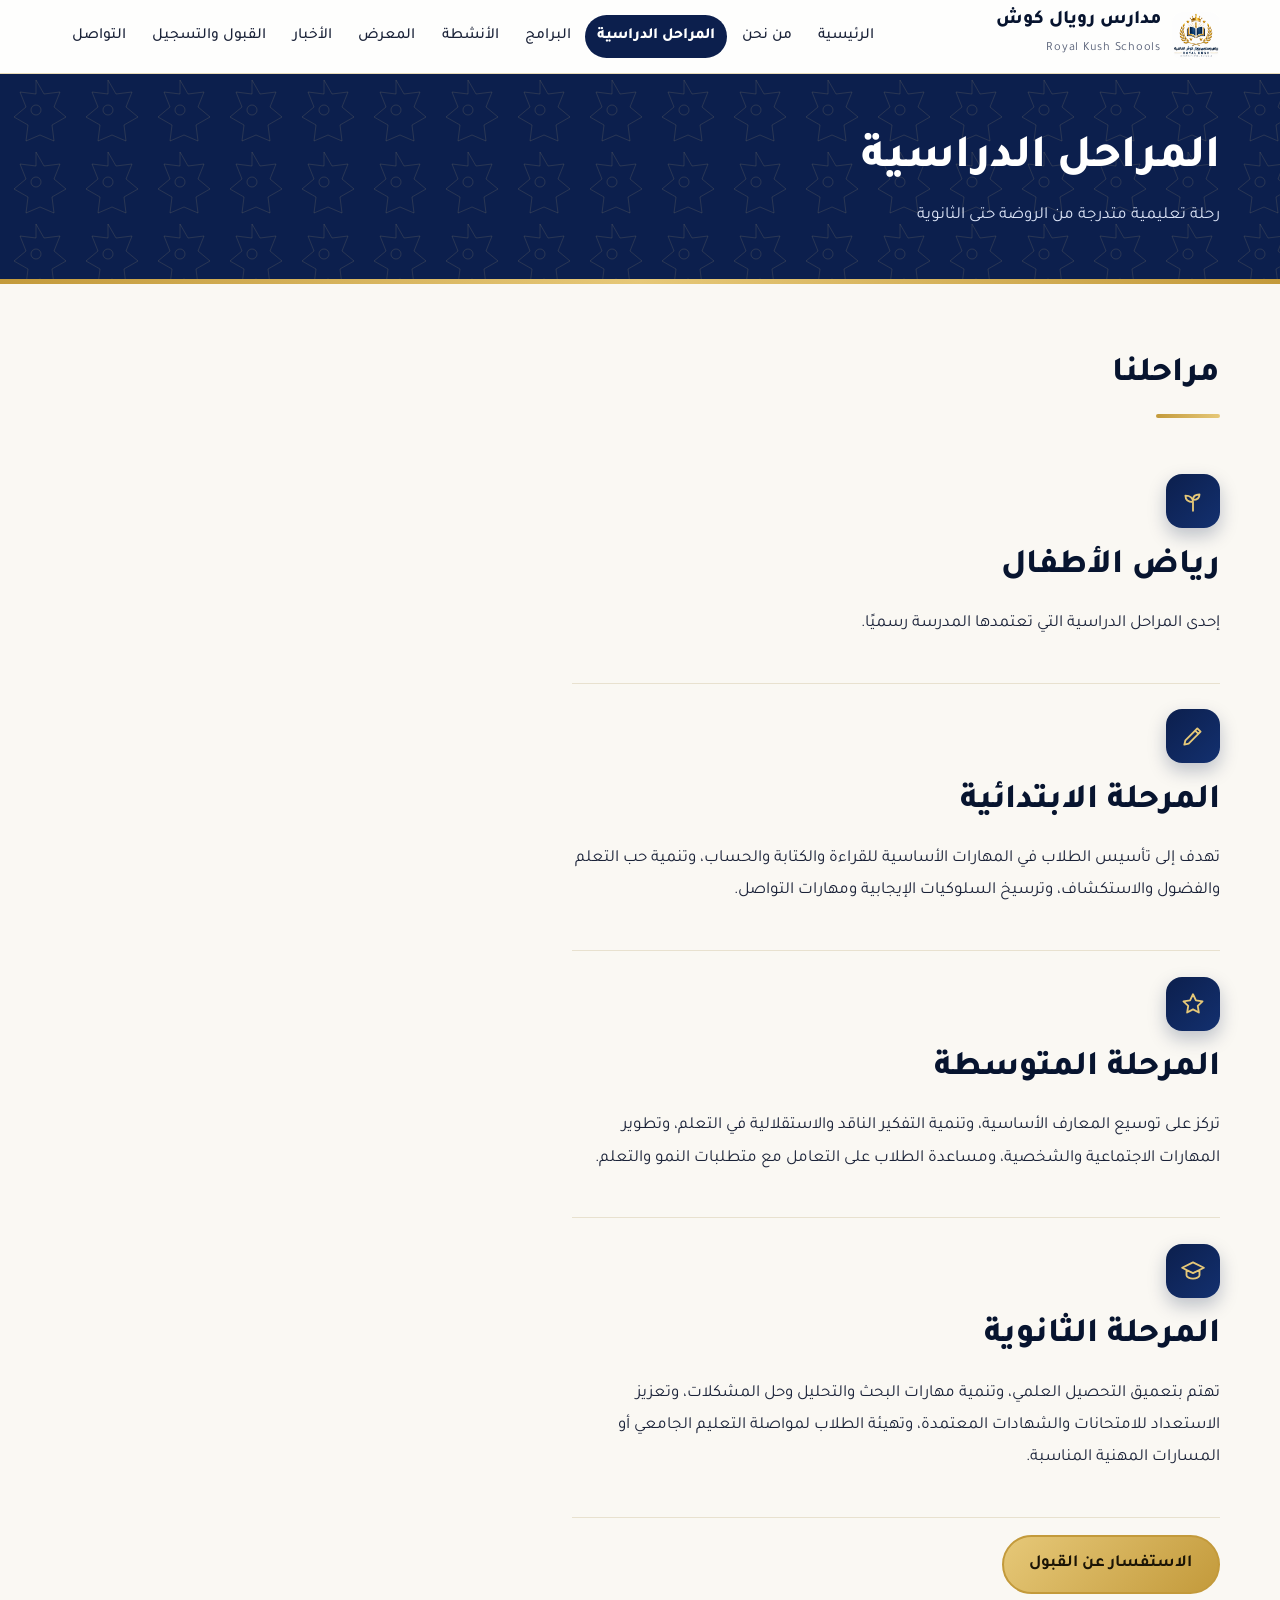
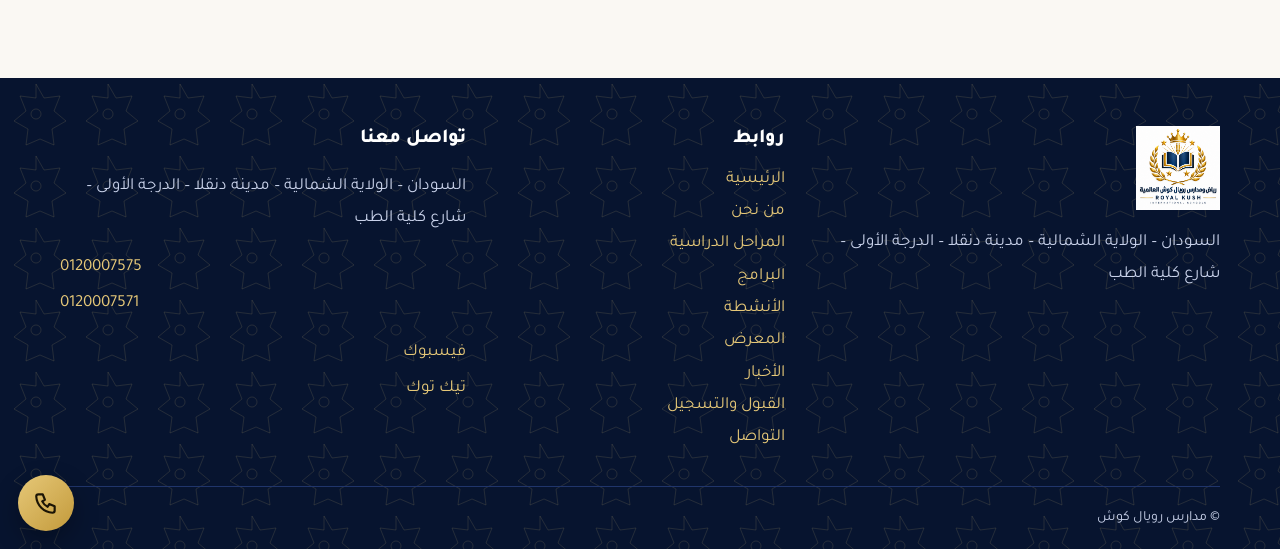
<file: stages.html>
<!doctype html><html lang="ar" dir="rtl"><head><meta charset="utf-8"><meta name="viewport" content="width=device-width,initial-scale=1">
<title>المراحل الدراسية | مدارس رويال كوش</title><meta name="description" content="رياض الأطفال والمرحلة الابتدائية والمتوسطة والثانوية في مدارس رويال كوش."><meta property="og:type" content="website"><meta property="og:locale" content="ar_AR"><meta property="og:title" content="المراحل الدراسية | مدارس رويال كوش"><meta property="og:description" content="رياض الأطفال والمرحلة الابتدائية والمتوسطة والثانوية في مدارس رويال كوش."><meta property="og:image" content="img/og.jpg">
<link rel="icon" href="img/favicon.png"><link rel="preconnect" href="https://fonts.googleapis.com"><link rel="preconnect" href="https://fonts.gstatic.com" crossorigin><link href="https://fonts.googleapis.com/css2?family=Tajawal:wght@400;500;700;800&display=swap" rel="stylesheet"><link rel="stylesheet" href="css/style.css"><script>document.documentElement.classList.add("js")</script></head><body><div id="sp"></div>
<a class="skip" href="#main">تخطَّ إلى المحتوى</a>
<header class="top"><div class="wrap bar"><a class="brand" href="index.html"><img src="img/logo.png" alt="" width="48" height="48"><span><strong>مدارس رويال كوش</strong><small dir="ltr">Royal Kush Schools</small></span></a>
<button class="menu-btn" aria-expanded="false" aria-controls="nav" aria-label="القائمة"><span></span><span></span><span></span></button><nav id="nav" aria-label="التنقل الرئيسي"><ul><li><a href="index.html">الرئيسية</a></li><li><a href="about.html">من نحن</a></li><li><a href="stages.html" aria-current="page">المراحل الدراسية</a></li><li><a href="programs.html">البرامج</a></li><li><a href="activities.html">الأنشطة</a></li><li><a href="gallery.html">المعرض</a></li><li><a href="news.html">الأخبار</a></li><li><a href="admission.html">القبول والتسجيل</a></li><li><a href="contact.html">التواصل</a></li></ul></nav></div></header>
<main id="main"><section class="pagehead"><div class="wrap"><h1>المراحل الدراسية</h1><p>رحلة تعليمية متدرجة من الروضة حتى الثانوية</p></div></section><section class="sec "><div class="wrap"><h2>مراحلنا</h2><article class="stage"><span class="ico"><svg viewBox="0 0 24 24" aria-hidden="true"><path d="M12 21v-8M12 13c0-4-3-6-7-6 0 4 3 6 7 6zM12 11c0-3 2-5 6-5 0 3-2 5-6 5z"/></svg></span><h2>رياض الأطفال</h2><p>إحدى المراحل الدراسية التي تعتمدها المدرسة رسميًا.</p></article><article class="stage"><span class="ico"><svg viewBox="0 0 24 24" aria-hidden="true"><path d="M4 20l1-4L16 5l3 3L8 19zM14 7l3 3"/></svg></span><h2>المرحلة الابتدائية</h2><p>تهدف إلى تأسيس الطلاب في المهارات الأساسية للقراءة والكتابة والحساب، وتنمية حب التعلم والفضول والاستكشاف، وترسيخ السلوكيات الإيجابية ومهارات التواصل.</p></article><article class="stage"><span class="ico"><svg viewBox="0 0 24 24" aria-hidden="true"><path d="M12 3l2.7 5.6 6.1.9-4.4 4.3 1 6.1L12 17l-5.4 2.9 1-6.1L3.2 9.5l6.1-.9z"/></svg></span><h2>المرحلة المتوسطة</h2><p>تركز على توسيع المعارف الأساسية، وتنمية التفكير الناقد والاستقلالية في التعلم، وتطوير المهارات الاجتماعية والشخصية، ومساعدة الطلاب على التعامل مع متطلبات النمو والتعلم.</p></article><article class="stage"><span class="ico"><svg viewBox="0 0 24 24" aria-hidden="true"><path d="M2 9l10-5 10 5-10 5zM6 11v5c0 1.5 3 3 6 3s6-1.5 6-3v-5"/></svg></span><h2>المرحلة الثانوية</h2><p>تهتم بتعميق التحصيل العلمي، وتنمية مهارات البحث والتحليل وحل المشكلات، وتعزيز الاستعداد للامتحانات والشهادات المعتمدة، وتهيئة الطلاب لمواصلة التعليم الجامعي أو المسارات المهنية المناسبة.</p></article><p><a class="btn gold" href="admission.html">الاستفسار عن القبول</a></p></div></section></main>
<footer class="foot"><div class="wrap cols"><div><img src="img/logo.png" alt="شعار مدارس رويال كوش" width="84" height="84" loading="lazy"><p>السودان – الولاية الشمالية – مدينة دنقلا – الدرجة الأولى – شارع كلية الطب</p></div><div><h3>روابط</h3><ul class="plain"><li><a href="index.html">الرئيسية</a></li><li><a href="about.html">من نحن</a></li><li><a href="stages.html">المراحل الدراسية</a></li><li><a href="programs.html">البرامج</a></li><li><a href="activities.html">الأنشطة</a></li><li><a href="gallery.html">المعرض</a></li><li><a href="news.html">الأخبار</a></li><li><a href="admission.html">القبول والتسجيل</a></li><li><a href="contact.html">التواصل</a></li></ul></div>
<div><h3>تواصل معنا</h3><p>السودان – الولاية الشمالية – مدينة دنقلا – الدرجة الأولى – شارع كلية الطب</p><p class="stack"><a href="tel:0120007575" dir="ltr">0120007575</a><a href="tel:0120007571" dir="ltr">0120007571</a></p><p class="stack"><a href="https://www.facebook.com/royalkushschools" target="_blank" rel="noopener">فيسبوك</a><a href="https://www.tiktok.com/@royal.Kush.25" target="_blank" rel="noopener">تيك توك</a></p></div></div>
<div class="wrap copy">© مدارس رويال كوش</div></footer>
<a class="fab" href="tel:0120007575" aria-label="اتصل بالمدرسة"><svg viewBox="0 0 24 24" aria-hidden="true"><path d="M5 4h4l2 5-2.5 1.5a11 11 0 0 0 5 5L15 13l5 2v4a2 2 0 0 1-2 2A16 16 0 0 1 3 6a2 2 0 0 1 2-2z"/></svg></a><script src="js/config.js"></script><script src="js/data.js"></script><script src="js/main.js"></script><script src="js/fx.js"></script></body></html>
</file>
<file: css/style.css>
/* مدارس رويال كوش — الهوية: كحلي عميق + ذهبي دافئ + عاجي | الخط: Tajawal */
:root{--pat:url("data:image/svg+xml,%3Csvg xmlns='http://www.w3.org/2000/svg' width='72' height='72' viewBox='0 0 72 72'%3E%3Cg fill='none' stroke='%23e6c878' stroke-opacity='.13' stroke-width='1'%3E%3Cpath d='M36 6l8 14 16-2-6 15 12 10-14 8 2 16-14-6-14 6 2-16-14-8 12-10-6-15 16 2z'/%3E%3Ccircle cx='36' cy='36' r='5'/%3E%3C/g%3E%3C/svg%3E");--navy:#0c1f4d;--deep:#07142f;--navy2:#13306f;--gold:#c39a3b;--gold2:#e6c878;--ivory:#faf8f3;--ink:#1a2238;--mut:#5b647a;--line:#e8e1cf;--r:18px;--sh:0 10px 30px rgba(12,31,77,.10);--sh2:0 18px 44px rgba(12,31,77,.18);--ease:cubic-bezier(.22,.8,.24,1)}
*{box-sizing:border-box}html{scroll-behavior:smooth;-webkit-text-size-adjust:100%}
body{margin:0;background:var(--ivory);color:var(--ink);font:400 17px/1.9 "Tajawal","Noto Sans Arabic","Segoe UI",Tahoma,system-ui,sans-serif;overflow-x:hidden;animation:pgin .6s var(--ease) both}
body.leaving{opacity:0;transform:translateY(-8px);transition:.25s ease}@keyframes pgin{from{opacity:0;transform:translateY(14px)}to{opacity:1;transform:none}}
img{max-width:100%;height:auto;display:block}a{color:var(--navy)}h1,h2,h3{line-height:1.4;margin:0 0 .5em;color:var(--deep);font-weight:800}
.wrap{width:min(1160px,92%);margin-inline:auto}.sr,.skip:not(:focus){position:absolute;width:1px;height:1px;overflow:hidden;clip:rect(0 0 0 0)}
.skip:focus{position:fixed;top:8px;right:8px;background:#fff;padding:.5em 1em;z-index:99}:focus-visible{outline:3px solid var(--gold);outline-offset:3px;border-radius:6px}.hp{position:absolute;left:-9999px;height:0;overflow:hidden}
#sp{position:fixed;top:0;right:0;height:3px;width:0;background:linear-gradient(90deg,var(--gold2),var(--gold));z-index:100;transition:width .1s}
/* الرأس */
.top{position:sticky;top:0;z-index:50;background:rgba(255,255,255,.82);backdrop-filter:saturate(1.6) blur(14px);-webkit-backdrop-filter:saturate(1.6) blur(14px);border-bottom:1px solid rgba(195,154,59,.35);transition:box-shadow .3s,background .3s}
.top.scrolled{box-shadow:0 6px 24px rgba(12,31,77,.12);background:rgba(255,255,255,.95)}
.bar{display:flex;align-items:center;justify-content:space-between;gap:1rem;padding-block:.55rem;transition:padding .3s}.top.scrolled .bar{padding-block:.25rem}
.brand{display:flex;align-items:center;gap:.7rem;text-decoration:none;color:var(--deep)}.brand img{border-radius:10px}.brand strong{display:block;font-size:1.2rem;line-height:1.2;font-weight:800}.brand small{color:var(--mut);font-size:.78rem;letter-spacing:.06em}
.menu-btn{display:inline-flex;flex-direction:column;gap:5px;background:none;border:1px solid var(--line);border-radius:12px;padding:.65rem;cursor:pointer}.menu-btn span{width:22px;height:2px;background:var(--navy);transition:.3s}
.menu-btn[aria-expanded=true] span:nth-child(1){transform:translateY(7px) rotate(45deg)}.menu-btn[aria-expanded=true] span:nth-child(2){opacity:0}.menu-btn[aria-expanded=true] span:nth-child(3){transform:translateY(-7px) rotate(-45deg)}
#nav{position:absolute;inset-inline:0;top:100%;background:#fff;border-bottom:3px solid var(--gold);max-height:0;overflow:hidden;transition:max-height .45s var(--ease)}#nav.open{max-height:80vh}
#nav ul{list-style:none;margin:0;padding:.5rem 4%}#nav a{display:block;padding:.7rem .5rem;text-decoration:none;color:var(--ink);border-bottom:1px solid var(--line);font-weight:500}#nav a[aria-current]{color:var(--gold);font-weight:800}
@media(min-width:1100px){.menu-btn{display:none}#nav{position:static;max-height:none;overflow:visible;border:0;background:none}#nav ul{display:flex;gap:.15rem;padding:0}#nav a{border:0;padding:.45rem .75rem;font-size:.97rem;border-radius:999px;position:relative;transition:.25s}#nav a:hover{background:rgba(12,31,77,.07)}#nav a[aria-current]{background:var(--navy);color:#fff}}
/* السلايدر */
.hero{position:relative;background:var(--deep);height:min(42.7vw,calc(100vh - 64px));min-height:150px;overflow:hidden}
.slide{position:absolute;inset:0;opacity:0;visibility:hidden;transition:opacity 1.1s ease,visibility 0s 1.1s}.slide.on{opacity:1;visibility:visible;transition-delay:0s}
.slide>img,.slide .bg{position:absolute;inset:0;width:100%;height:100%;object-fit:cover}.slide .bg{background:url(../img/hero.webp) no-repeat;background-size:190% auto}
.slide.on>img,.slide.on .bg{animation:kb 9s ease-out both}@keyframes kb{from{transform:scale(1.07)}to{transform:scale(1)}}
.s2 .bg{background-position:100% 35%}.s3 .bg{background-position:100% 60%}.s3 .shade{background:linear-gradient(270deg,rgba(7,20,47,.95) 0,rgba(7,20,47,.78) 36%,rgba(7,20,47,0) 70%)}.s3 .cap{left:auto;right:5%}
.slide .shade{position:absolute;inset:0;background:linear-gradient(90deg,rgba(7,20,47,.95) 0,rgba(7,20,47,.75) 34%,rgba(7,20,47,0) 70%)}
.cap{position:absolute;left:5%;top:50%;transform:translateY(-50%);width:min(32%,430px);color:#fff;text-align:right}
.cap>*{opacity:0;transform:translateY(22px);margin:0 0 .6rem}.slide.on .cap>*{opacity:1;transform:none;transition:opacity .8s ease,transform .8s var(--ease)}
.slide.on .cap>:nth-child(1){transition-delay:.35s}.slide.on .cap>:nth-child(2){transition-delay:.55s}.slide.on .cap>:nth-child(3){transition-delay:.75s}.slide.on .cap>:nth-child(4){transition-delay:.95s}
.cap .eb{display:inline-block;color:var(--gold2);font-weight:700;letter-spacing:.04em;border-bottom:2px solid var(--gold);padding-bottom:.1em}.cap h2{color:#fff;font-size:clamp(1.15rem,2.9vw,2.5rem)}.cap p{color:#e4e9f6;font-size:clamp(.8rem,1.4vw,1.1rem);line-height:1.7}
.hbtn{position:absolute;top:50%;transform:translateY(-50%);width:46px;height:46px;border-radius:50%;border:1px solid rgba(255,255,255,.5);background:rgba(7,20,47,.45);color:#fff;font-size:1.6rem;line-height:1;cursor:pointer;z-index:3;backdrop-filter:blur(6px);transition:.25s}.hbtn:hover{background:var(--gold);border-color:var(--gold)}.hbtn.nx{left:14px}.hbtn.pv{right:14px}
.dots{position:absolute;bottom:20px;left:50%;transform:translateX(-50%);display:flex;gap:8px;z-index:3}.dots button{width:11px;height:11px;border-radius:99px;border:0;background:rgba(255,255,255,.55);cursor:pointer;padding:0;transition:.35s}.dots button[aria-current=true]{width:34px;background:var(--gold2)}
.hprog{position:absolute;bottom:0;right:0;height:4px;width:100%;background:rgba(255,255,255,.15);z-index:3}.hprog i{display:block;height:100%;width:0;background:var(--gold)}.hprog i.run{animation:prog var(--d,6s) linear forwards}@keyframes prog{to{width:100%}}
@media(max-width:700px){.hbtn{display:none}.dots{bottom:8px}.cap{width:42%;left:4%}.s3 .cap{left:auto;right:4%}.cap p,.cap .eb{display:none}.cap h2{font-size:.95rem}}
/* شريط الترحيب */
.wave{display:block;width:100%;height:auto;margin-top:-1px;background:var(--deep)}.wave path{fill:var(--navy)}
.band{background:var(--navy);color:#fff;padding:2.2rem 0 3.4rem;position:relative;background-image:var(--pat)}
.band .wrap{display:flex;gap:1.8rem;align-items:center}.band img{border-radius:20px;border:2px solid var(--gold2);box-shadow:0 10px 30px rgba(0,0,0,.35);animation:flt 5s ease-in-out infinite}@keyframes flt{50%{transform:translateY(-7px)}}
.band h1{color:#fff;font-size:clamp(1.9rem,4.4vw,3.1rem);margin:0;background:linear-gradient(90deg,#fff,var(--gold2));-webkit-background-clip:text;background-clip:text;color:transparent}.band p{margin:.35em 0;max-width:62ch;color:#dfe6f6}
@media(max-width:600px){.band .wrap{flex-direction:column;text-align:center}}.cta{display:flex;gap:.8rem;flex-wrap:wrap;margin-top:1.1rem!important}@media(max-width:600px){.cta{justify-content:center}}
.btn{display:inline-block;padding:.7rem 1.6rem;border:2px solid var(--navy);border-radius:999px;background:#fff;color:var(--navy);font:inherit;font-weight:700;text-decoration:none;cursor:pointer;transition:transform .25s var(--ease),box-shadow .25s,background .25s}
.btn:hover{transform:translateY(-3px);box-shadow:0 10px 22px rgba(12,31,77,.2)}.btn.gold{background:linear-gradient(135deg,var(--gold2),var(--gold));border-color:var(--gold);color:#1b1405}.btn.ghost{background:transparent;border-color:var(--gold2);color:#fff}.btn.ghost:hover{background:rgba(255,255,255,.1)}
/* الإحصاءات */
.stats{background:linear-gradient(135deg,var(--deep),var(--navy2));color:#fff;padding:3rem 0;background-image:var(--pat),linear-gradient(135deg,var(--deep),var(--navy2))}
.sgrid{display:grid;gap:1.2rem;grid-template-columns:repeat(auto-fit,minmax(150px,1fr));text-align:center}.stat{padding:1.2rem .5rem;border:1px solid rgba(230,200,120,.25);border-radius:var(--r);background:rgba(255,255,255,.04);transition:.35s var(--ease)}.stat:hover{transform:translateY(-6px);background:rgba(255,255,255,.09);border-color:var(--gold2)}
.stat b{display:block;font-size:clamp(2.2rem,5vw,3.2rem);font-weight:800;line-height:1.1;color:var(--gold2);font-variant-numeric:tabular-nums}.stat span{color:#d5dcf0;font-size:.98rem}
/* الأقسام */
.sec{padding:4.2rem 0}.sec.alt{background:#fff;border-block:1px solid var(--line)}
.sec h2{font-size:clamp(1.55rem,3.2vw,2.15rem);position:relative;padding-bottom:.55em;margin-bottom:.9em}.sec h2::after{content:"";position:absolute;bottom:0;right:0;width:64px;height:4px;border-radius:4px;background:linear-gradient(90deg,var(--gold),var(--gold2))}
.sec .eyebrow{display:block;color:var(--gold);font-weight:700;font-size:.95rem;letter-spacing:.05em;margin-bottom:.2rem}
.lead{color:var(--mut);max-width:62ch;margin-top:-.4rem}.prose p{max-width:70ch}.narrow{max-width:760px}.muted{color:var(--mut);font-size:.93rem}
.empty{color:var(--mut);padding:1.2rem;border:2px dashed var(--line);border-radius:var(--r);background:#fff;text-align:center}
.more{font-weight:700;color:var(--gold);text-decoration:none;display:inline-block;transition:transform .25s}.more::after{content:" ‹"}.more:hover{transform:translateX(-6px)}
.two{display:grid;gap:2.4rem}@media(min-width:860px){.two{grid-template-columns:1.2fr 1fr}}
.vm{display:grid;gap:1rem;align-content:start}.vm>div,.vm2>div{background:#fff;border:1px solid var(--line);border-radius:var(--r);padding:1.4rem 1.6rem;box-shadow:var(--sh);position:relative;overflow:hidden;transition:.35s var(--ease)}.vm>div::before,.vm2>div::before{content:"";position:absolute;inset-inline-start:0;top:0;bottom:0;width:5px;background:linear-gradient(var(--gold2),var(--gold))}.vm>div:hover,.vm2>div:hover{transform:translateY(-5px);box-shadow:var(--sh2)}.vm2{display:grid;gap:1.2rem}@media(min-width:760px){.vm2{grid-template-columns:1fr 1fr}}
.vm h3{margin-bottom:.3em}
.ico{width:54px;height:54px;border-radius:16px;display:grid;place-items:center;background:linear-gradient(135deg,var(--navy),var(--navy2));margin-bottom:.9rem;box-shadow:0 8px 18px rgba(12,31,77,.25);transition:.4s var(--ease)}.ico svg{width:26px;height:26px;stroke:var(--gold2);fill:none;stroke-width:1.7;stroke-linecap:round;stroke-linejoin:round}
.stages{display:grid;gap:1.2rem}@media(min-width:640px){.stages{grid-template-columns:repeat(2,1fr)}}@media(min-width:1000px){.stages{grid-template-columns:repeat(4,1fr)}}
.stages article,.pcard{background:#fff;border:1px solid var(--line);border-radius:var(--r);padding:1.5rem;box-shadow:var(--sh);position:relative;overflow:hidden;transition:transform .4s var(--ease),box-shadow .4s}
.stages article::after,.pcard::after{content:"";position:absolute;inset-inline:0;bottom:0;height:4px;background:linear-gradient(90deg,var(--gold),var(--gold2));transform:scaleX(0);transform-origin:right;transition:transform .5s var(--ease)}
.stages article:hover,.pcard:hover{transform:translateY(-8px);box-shadow:var(--sh2)}.stages article:hover::after,.pcard:hover::after{transform:scaleX(1)}.stages article:hover .ico,.pcard:hover .ico{transform:rotate(-8deg) scale(1.08)}
.stages h3,.pcard h3{font-size:1.12rem;margin-bottom:.3em}.stages p,.pcard p{font-size:.95rem;color:var(--mut);margin:0}
.pgrid{display:grid;gap:1.2rem}@media(min-width:640px){.pgrid{grid-template-columns:repeat(2,1fr)}}@media(min-width:1000px){.pgrid{grid-template-columns:repeat(3,1fr)}}
.stage{padding:1.6rem 0;border-bottom:1px solid var(--line);max-width:72ch}.stage h2{padding:0;margin-bottom:.2em}.stage h2::after{display:none}
.ticks{list-style:none;padding:0;margin:0;display:grid;gap:.6rem 1.6rem}@media(min-width:760px){.ticks{grid-template-columns:1fr 1fr}}
.ticks li{padding:.65rem 1rem;padding-inline-start:2.4rem;position:relative;background:#fff;border:1px solid var(--line);border-radius:14px;transition:.3s var(--ease)}.alt .ticks li{background:var(--ivory)}.ticks li:hover{transform:translateX(-6px);border-color:var(--gold)}
.ticks li::before{content:"";position:absolute;inset-inline-start:1rem;top:1.15em;width:.6rem;height:.6rem;background:var(--gold);transform:rotate(45deg)}
.values{list-style:none;padding:0;margin:0;display:grid;gap:.9rem}@media(min-width:760px){.values{grid-template-columns:repeat(2,1fr)}}@media(min-width:1000px){.values{grid-template-columns:repeat(3,1fr)}}
.values li{display:flex;flex-direction:column;padding:1rem 1.3rem;border-radius:16px;background:var(--ivory);border:1px solid var(--line);border-inline-start:5px solid var(--gold);transition:.35s var(--ease)}.values li:hover{transform:translateY(-5px);box-shadow:var(--sh);background:#fff}.values strong{color:var(--navy);font-size:1.08rem}.values span{color:var(--mut);font-size:.94rem}
.goals{list-style:none;counter-reset:g;margin:0;padding:0;display:grid;gap:.8rem}@media(min-width:900px){.goals{grid-template-columns:repeat(2,1fr)}}
.goals li{counter-increment:g;display:flex;gap:1rem;align-items:center;background:#fff;border:1px solid var(--line);border-radius:16px;padding:.9rem 1.2rem;transition:.3s var(--ease)}.goals li:hover{transform:translateY(-4px);box-shadow:var(--sh)}.goals li::before{content:counter(g);flex:none;width:38px;height:38px;border-radius:12px;background:linear-gradient(135deg,var(--navy),var(--navy2));color:var(--gold2);font-weight:800;display:grid;place-items:center}
.quote{background:#fff;border-radius:var(--r);padding:2rem 2.2rem;box-shadow:var(--sh);position:relative;max-width:78ch;border:1px solid var(--line)}.quote::before{content:"”";position:absolute;top:-.1em;left:.4em;font-size:6rem;line-height:1;color:var(--gold2);opacity:.6}.sign{font-weight:800;color:var(--navy)}
.pagehead{background:var(--navy);background-image:var(--pat);color:#fff;padding:3.4rem 0 3.2rem;position:relative;overflow:hidden}.pagehead::after{content:"";position:absolute;bottom:0;right:0;left:0;height:5px;background:linear-gradient(90deg,var(--gold),var(--gold2),var(--gold))}
.pagehead h1{color:#fff;margin:0;font-size:clamp(1.9rem,4.4vw,2.9rem);animation:up .8s var(--ease) both}.pagehead p{margin:.4em 0 0;color:#dbe3f6;animation:up .8s .15s var(--ease) both}@keyframes up{from{opacity:0;transform:translateY(22px)}to{opacity:1;transform:none}}
.masonry{columns:3 250px;column-gap:16px}@media(max-width:560px){.masonry{columns:2 140px;column-gap:10px}}
.masonry .ph{aspect-ratio:auto;break-inside:avoid;margin:0 0 16px;display:block}@media(max-width:560px){.masonry .ph{margin-bottom:10px;border-radius:14px}}.masonry .ph img{height:auto;display:block}
.ph .cap2{position:absolute;inset-inline:0;bottom:0;padding:2.2rem .9rem .8rem;color:#fff;z-index:2;transform:translateY(12px);opacity:0;transition:.45s var(--ease);display:flex;flex-direction:column;line-height:1.5}.ph .cap2 b{font-size:.98rem}.ph .cap2 em{font-style:normal;color:var(--gold2);font-size:.82rem}
.ph .zm{position:absolute;top:12px;left:12px;z-index:2;width:38px;height:38px;border-radius:50%;background:rgba(255,255,255,.92);color:var(--navy);display:grid;place-items:center;font-size:1.5rem;font-weight:700;line-height:1;transform:scale(.4) rotate(-90deg);opacity:0;transition:.45s var(--ease)}
.ph:hover .cap2,.ph:focus-visible .cap2{opacity:1;transform:none}.ph:hover .zm,.ph:focus-visible .zm{opacity:1;transform:none}@media(hover:none){.ph .cap2{opacity:1;transform:none;padding-top:1.4rem;font-size:.85rem}.ph::after{opacity:1}.ph .zm{display:none}}
.chips{display:flex;flex-wrap:wrap;gap:.6rem;margin-bottom:.8rem}.chips button{font:inherit;font-weight:700;border:1.5px solid var(--line);background:#fff;color:var(--navy);padding:.45rem 1.1rem;border-radius:999px;cursor:pointer;transition:.3s var(--ease);display:inline-flex;gap:.5rem;align-items:center}.chips button:hover{border-color:var(--gold);transform:translateY(-2px)}.chips button i{font-style:normal;font-size:.78rem;background:var(--ivory);border-radius:99px;padding:0 .55rem;color:var(--mut);transition:.3s}
.chips button[aria-pressed=true]{background:linear-gradient(135deg,var(--navy),var(--navy2));color:#fff;border-color:var(--navy);box-shadow:0 8px 20px rgba(12,31,77,.25)}.chips button[aria-pressed=true] i{background:var(--gold2);color:#1b1405}
.gcount{color:var(--mut);margin:0 0 1rem;font-weight:500}.ph{display:block;aspect-ratio:4/3;overflow:hidden;border-radius:var(--r);background:var(--line);box-shadow:var(--sh);position:relative}.ph img{width:100%;height:100%;object-fit:cover;transition:transform .7s var(--ease)}.ph:hover img{transform:scale(1.1)}.ph::after{content:"";position:absolute;inset:0;background:linear-gradient(transparent 55%,rgba(7,20,47,.55));opacity:0;transition:.4s}.ph:hover::after{opacity:1}
.cards{display:grid;gap:1.4rem;grid-template-columns:repeat(auto-fill,minmax(280px,1fr))}.card{background:#fff;border:1px solid var(--line);border-radius:var(--r);overflow:hidden;box-shadow:var(--sh);transition:.4s var(--ease)}.card:hover{transform:translateY(-8px);box-shadow:var(--sh2)}.card img{width:100%;aspect-ratio:16/9;object-fit:cover;transition:transform .7s var(--ease)}.card:hover img{transform:scale(1.06)}.card>div{padding:1.1rem 1.3rem}.card h3{font-size:1.1rem;margin:.2em 0}.card h3 a{text-decoration:none}.card p{color:var(--mut);margin:0;font-size:.95rem}time{color:var(--gold);font-size:.85rem;font-weight:700}
.hero-img{border-radius:var(--r);margin-bottom:1.4rem;width:100%;box-shadow:var(--sh)}
.tabs{display:flex;flex-wrap:wrap;gap:.5rem;margin-bottom:1.4rem}.tabs a{padding:.4rem 1.1rem;border:1px solid var(--line);border-radius:999px;text-decoration:none;background:#fff;transition:.25s}.tabs a:hover{border-color:var(--gold)}.tabs a[aria-current]{background:var(--navy);color:#fff;border-color:var(--navy)}
.search{display:flex;gap:.5rem;margin-bottom:1.6rem;max-width:500px}.search input{flex:1}
.cta-band{background:var(--navy);background-image:var(--pat);color:#fff;text-align:center;padding:3.4rem 0}.cta-band h2{color:#fff;padding:0}.cta-band h2::after{display:none}.cta-band p{color:#dbe3f6}
.form .fld{margin:0 0 1rem}.fld label{display:block;font-weight:700;margin-bottom:.25rem}.form{background:#fff;border:1px solid var(--line);border-radius:var(--r);padding:1.5rem;box-shadow:var(--sh)}
input:not([type=checkbox]):not([type=file]),select,textarea{width:100%;padding:.7rem .9rem;border:1.5px solid #cfc7b2;border-radius:12px;font:inherit;background:#fff;color:var(--ink);transition:border-color .2s,box-shadow .2s}input:focus,select:focus,textarea:focus{outline:0;border-color:var(--gold);box-shadow:0 0 0 4px rgba(195,154,59,.2)}
.err{color:#a12c2c;font-size:.9rem}.notice{padding:.9rem 1.1rem;border-radius:12px;margin:0 0 1rem;border:1px solid}.notice.ok{background:#e9f6ee;border-color:#9fd1b3;color:#1d6b43}.notice.bad{background:#fbeaea;border-color:#e3a3a3;color:#a12c2c}
.contact{list-style:none;padding:0;margin:0}.contact li{display:flex;flex-direction:column;padding:.9rem 0;border-bottom:1px solid var(--line)}.contact strong{color:var(--navy)}
.foot{background:var(--deep);background-image:var(--pat);color:#c9d2ea;padding-top:3rem}.foot a{color:var(--gold2);text-decoration:none}.foot a:hover{text-decoration:underline}.foot h3{color:#fff}.cols{display:grid;gap:1.8rem}@media(min-width:800px){.cols{grid-template-columns:1.4fr 1fr 1.4fr}}
.plain{list-style:none;padding:0;margin:0}.stack{display:flex;flex-direction:column;gap:.2rem}.copy{border-top:1px solid #20356b;margin-top:2rem;padding-block:1.1rem;font-size:.88rem}
.fab{position:fixed;left:18px;bottom:18px;z-index:40;width:56px;height:56px;border-radius:50%;background:linear-gradient(135deg,var(--gold2),var(--gold));display:grid;place-items:center;box-shadow:0 10px 26px rgba(0,0,0,.3);animation:pulse 2.4s infinite;transition:transform .3s}.fab:hover{transform:scale(1.1)}.fab svg{width:26px;height:26px;stroke:#1b1405;fill:none;stroke-width:2;stroke-linecap:round;stroke-linejoin:round}@keyframes pulse{0%{box-shadow:0 0 0 0 rgba(195,154,59,.55),0 10px 26px rgba(0,0,0,.3)}70%,100%{box-shadow:0 0 0 18px rgba(195,154,59,0),0 10px 26px rgba(0,0,0,.3)}}
/* ظهور عند التمرير */
.js .rv{opacity:0;transform:translateY(30px);transition:opacity .8s ease,transform .8s var(--ease);transition-delay:var(--d,0s)}.js .rv.in{opacity:1;transform:none}
.lb{position:fixed;inset:0;background:rgba(5,12,32,.95);backdrop-filter:blur(6px);display:flex;align-items:center;justify-content:center;z-index:200;padding:1rem;opacity:0;transition:opacity .3s}.lb.open{opacity:1}.lb[hidden]{display:none}.lb figure{margin:0;text-align:center;max-width:96vw}.lb img{max-height:80vh;max-width:94vw;object-fit:contain;border-radius:14px;box-shadow:0 20px 60px rgba(0,0,0,.5);opacity:0;transform:scale(.94);transition:opacity .45s ease,transform .55s var(--ease)}.lb img.in{opacity:1;transform:none}.lb figcaption{color:#fff;margin-top:.8rem;font-weight:500;min-height:1.6em}.lb .no{position:absolute;top:1.3rem;right:50%;transform:translateX(50%);color:var(--gold2);font-weight:700;letter-spacing:.1em;direction:ltr}
.lb button{position:absolute;background:rgba(255,255,255,.14);color:#fff;border:0;font-size:2rem;width:3rem;height:3rem;border-radius:50%;cursor:pointer;transition:.25s;z-index:2}.lb button:hover{background:var(--gold);color:#1b1405}.lb .x{top:1rem;left:1rem}.lb .nx{left:1rem;top:50%}.lb .pv{right:1rem;top:50%}
[hidden]{display:none!important}
@media(prefers-reduced-motion:reduce){html{scroll-behavior:auto}*,*::before,*::after{animation:none!important;transition:none!important}.js .rv{opacity:1;transform:none}}
</file>
